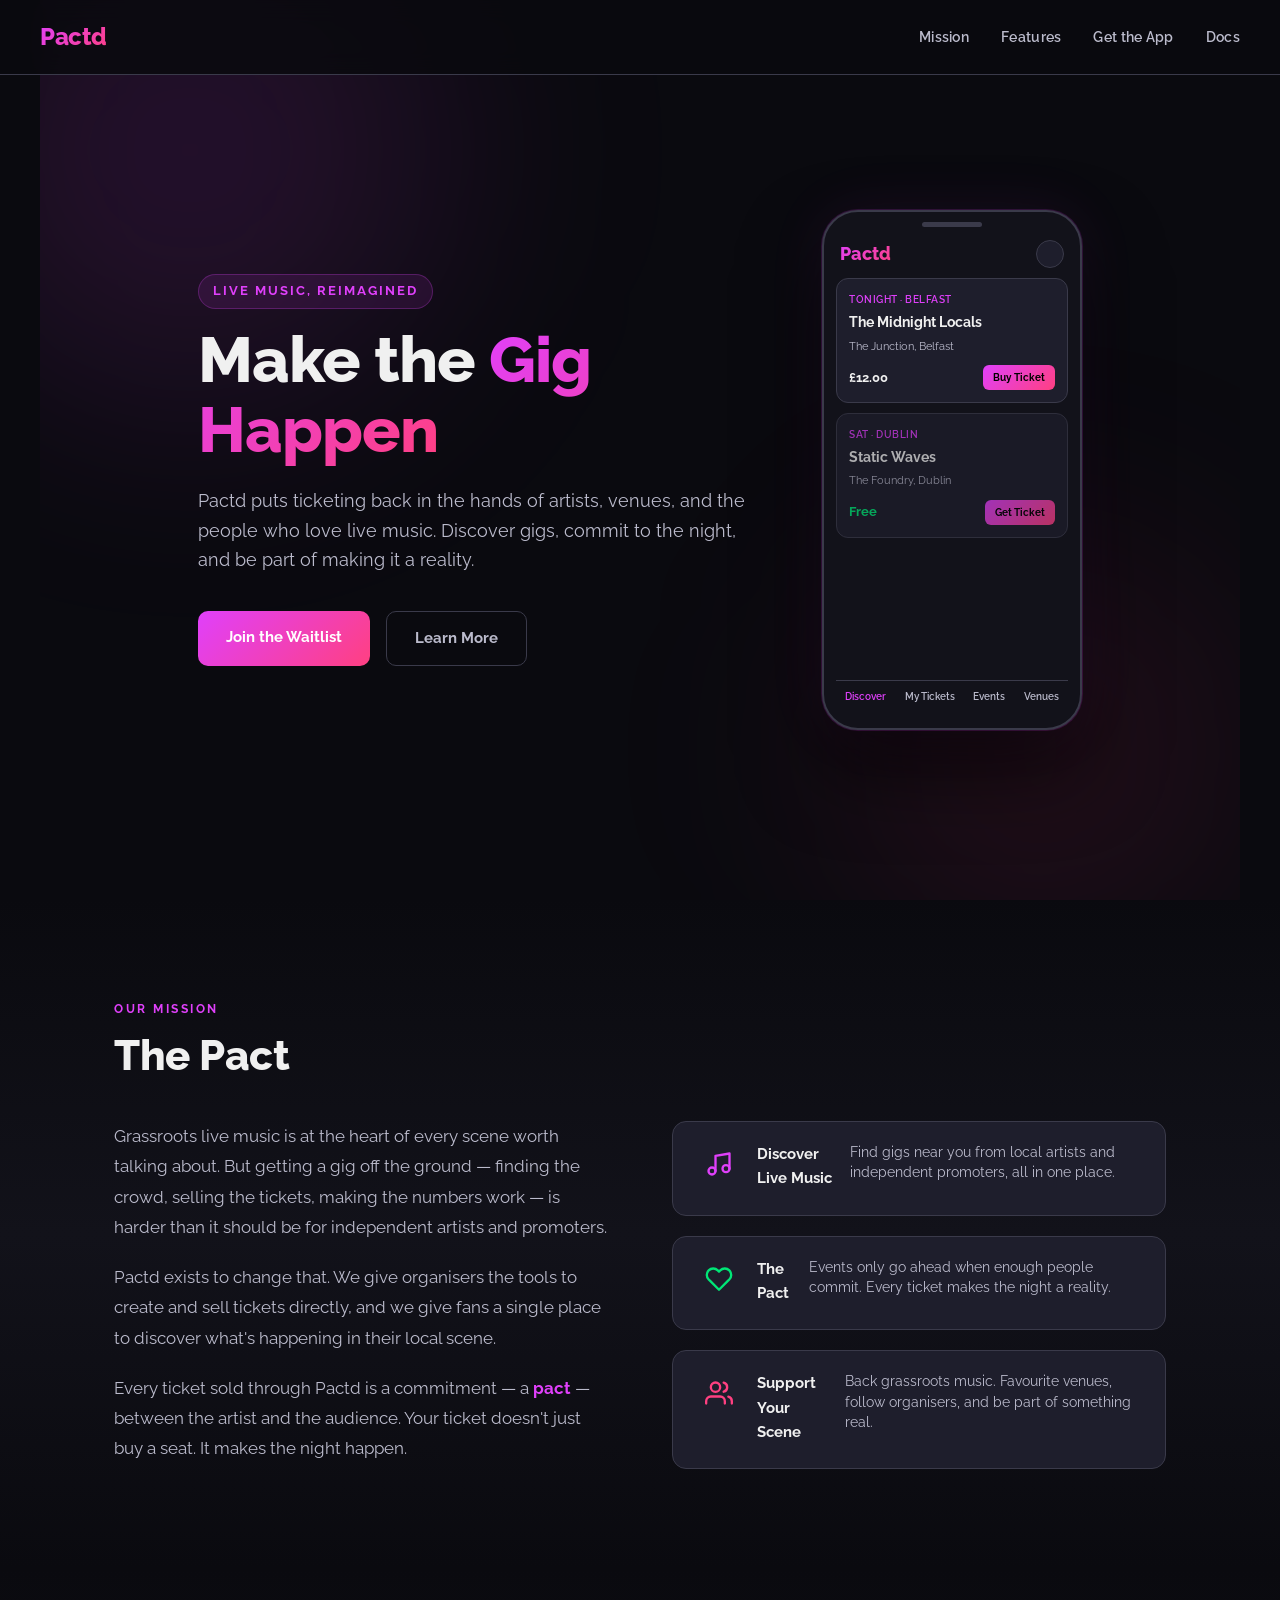
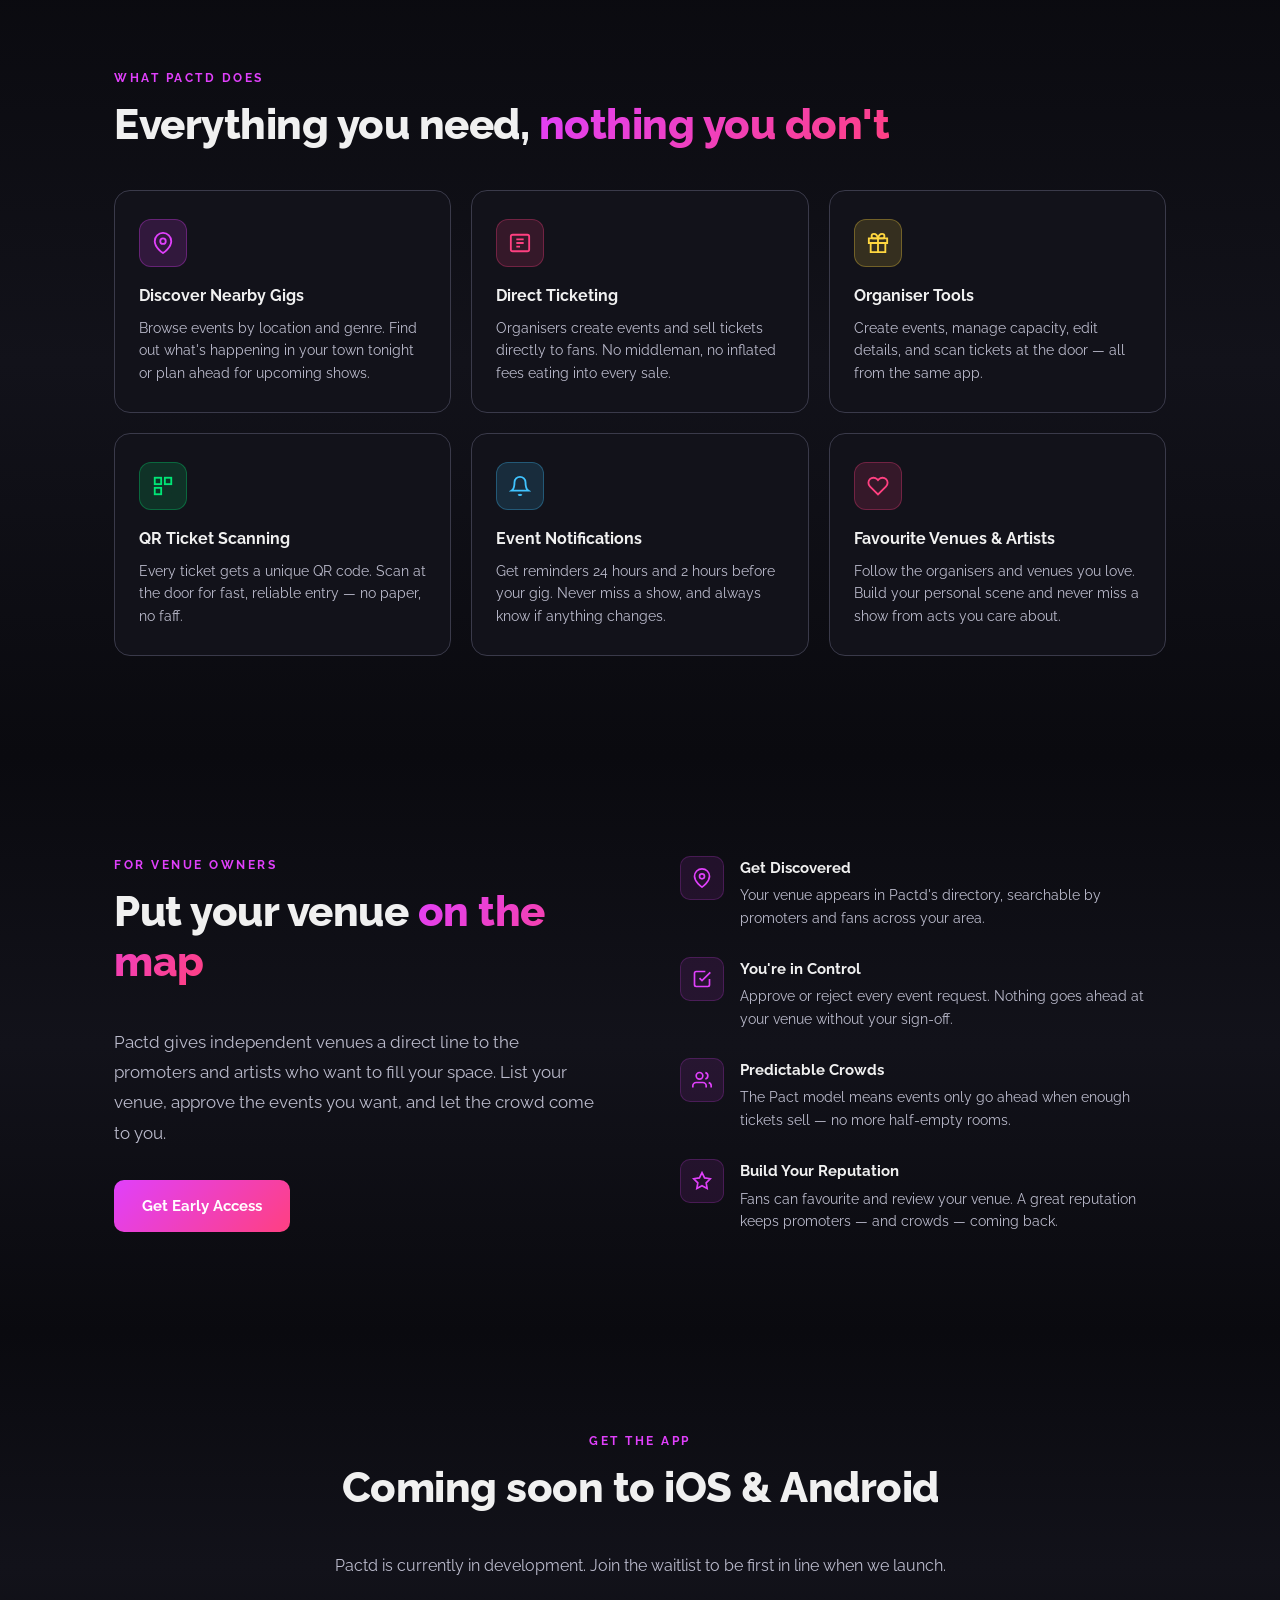
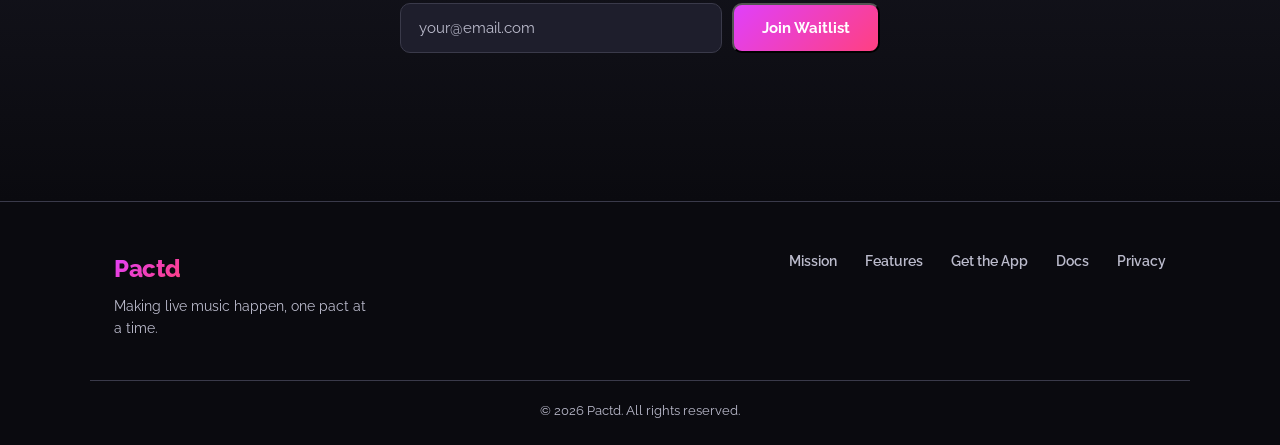
<file: index.html>
<!DOCTYPE html>
<html lang="en">
<head>
  <meta charset="UTF-8" />
  <meta name="viewport" content="width=device-width, initial-scale=1.0" />
  <title>Pactd — Make the Gig Happen</title>
  <meta name="description" content="Pactd connects fans with local artists and independent promoters. Discover grassroots gigs, commit to the night, and make live music happen." />
  <meta property="og:title" content="Pactd — Make the Gig Happen" />
  <meta property="og:description" content="Pactd connects fans with local artists and independent promoters. Discover grassroots gigs, commit to the night, and make live music happen." />
  <meta property="og:type" content="website" />
  <meta property="og:url" content="https://pactd.app" />
  <meta name="twitter:card" content="summary_large_image" />
  <meta name="twitter:title" content="Pactd — Make the Gig Happen" />
  <meta name="twitter:description" content="Pactd connects fans with local artists and independent promoters. Discover grassroots gigs, commit to the night, and make live music happen." />
  <link rel="preconnect" href="https://fonts.googleapis.com" />
  <link rel="preconnect" href="https://fonts.gstatic.com" crossorigin />
  <link href="https://fonts.googleapis.com/css2?family=Raleway:wght@400;500;600;700;800&display=swap" rel="stylesheet" />
  <link rel="icon" type="image/svg+xml" href="favicon.svg" />
  <link rel="stylesheet" href="style.css" />
</head>
<body>

  <!-- NAV -->
  <nav class="nav">
    <a href="#" class="nav-logo">Pactd</a>
    <ul class="nav-links" id="nav-links">
      <li><a href="#mission">Mission</a></li>
      <li><a href="#features">Features</a></li>
      <li><a href="#get-the-app">Get the App</a></li>
      <li><a href="/docs">Docs</a></li>
    </ul>
    <button class="nav-hamburger" aria-label="Open menu" onclick="toggleMobileNav()">
      <span></span><span></span><span></span>
    </button>
  </nav>

  <!-- MOBILE NAV -->
  <div class="mobile-nav" id="mobile-nav">
    <a href="#mission" onclick="closeMobileNav()">Mission</a>
    <a href="#features" onclick="closeMobileNav()">Features</a>
    <a href="#get-the-app" onclick="closeMobileNav()">Get the App</a>
    <a href="/docs" onclick="closeMobileNav()">Docs</a>
  </div>
  <div class="mobile-nav-overlay" id="mobile-nav-overlay" onclick="closeMobileNav()"></div>

  <script>
    // Loops waitlist form
    function submitHandler(event) {
      event.preventDefault();
      var container = event.target.parentNode;
      var form = container.querySelector(".newsletter-form");
      var formInput = container.querySelector(".newsletter-form-input");
      var success = container.querySelector(".newsletter-success");
      var errorContainer = container.querySelector(".newsletter-error");
      var errorMessage = container.querySelector(".newsletter-error-message");
      var backButton = container.querySelector(".newsletter-back-button");
      var submitButton = container.querySelector(".newsletter-form-button");
      var loadingButton = container.querySelector(".newsletter-loading-button");

      const rateLimit = () => {
        errorContainer.style.display = "flex";
        errorMessage.innerText = "Too many signups, please try again in a little while";
        submitButton.style.display = "none";
        formInput.style.display = "none";
        backButton.style.display = "block";
      };

      var time = new Date();
      var timestamp = time.valueOf();
      var previousTimestamp = localStorage.getItem("loops-form-timestamp");
      if (previousTimestamp && Number(previousTimestamp) + 60000 > timestamp) {
        rateLimit();
        return;
      }
      localStorage.setItem("loops-form-timestamp", timestamp);

      submitButton.style.display = "none";
      loadingButton.style.display = "flex";

      var formBody = "userGroup=pactd&mailingLists=&email=" + encodeURIComponent(formInput.value);

      fetch(event.target.action, {
        method: "POST",
        body: formBody,
        headers: { "Content-Type": "application/x-www-form-urlencoded" },
      })
        .then((res) => [res.ok, res.json(), res])
        .then(([ok, dataPromise, res]) => {
          if (ok) {
            success.style.display = "flex";
            form.reset();
          } else {
            dataPromise.then(data => {
              errorContainer.style.display = "flex";
              errorMessage.innerText = data.message ? data.message : res.statusText;
            });
          }
        })
        .catch(error => {
          if (error.message === "Failed to fetch") { rateLimit(); return; }
          errorContainer.style.display = "flex";
          if (error.message) errorMessage.innerText = error.message;
          localStorage.setItem("loops-form-timestamp", '');
        })
        .finally(() => {
          formInput.style.display = "none";
          loadingButton.style.display = "none";
          backButton.style.display = "block";
        });
    }

    function resetFormHandler(event) {
      var container = event.target.parentNode;
      var formInput = container.querySelector(".newsletter-form-input");
      var success = container.querySelector(".newsletter-success");
      var errorContainer = container.querySelector(".newsletter-error");
      var errorMessage = container.querySelector(".newsletter-error-message");
      var backButton = container.querySelector(".newsletter-back-button");
      var submitButton = container.querySelector(".newsletter-form-button");

      success.style.display = "none";
      errorContainer.style.display = "none";
      errorMessage.innerText = "Oops! Something went wrong, please try again";
      backButton.style.display = "none";
      formInput.style.display = "flex";
      submitButton.style.display = "flex";
    }

    document.addEventListener('DOMContentLoaded', function() {
      var formContainers = document.getElementsByClassName("newsletter-form-container");
      for (var i = 0; i < formContainers.length; i++) {
        var formContainer = formContainers[i];
        if (formContainer.classList.contains('newsletter-handlers-added')) continue;
        formContainer.querySelector(".newsletter-form").addEventListener("submit", submitHandler);
        formContainer.querySelector(".newsletter-back-button").addEventListener("click", resetFormHandler);
        formContainer.classList.add("newsletter-handlers-added");
      }
    });

    function toggleMobileNav() {
      document.getElementById('mobile-nav').classList.toggle('open');
      document.getElementById('mobile-nav-overlay').classList.toggle('open');
      document.querySelector('.nav-hamburger').classList.toggle('open');
    }
    function closeMobileNav() {
      document.getElementById('mobile-nav').classList.remove('open');
      document.getElementById('mobile-nav-overlay').classList.remove('open');
      document.querySelector('.nav-hamburger').classList.remove('open');
    }
  </script>

  <!-- HERO -->
  <section class="hero">
    <div class="hero-glow glow-1"></div>
    <div class="hero-glow glow-2"></div>
    <div class="hero-content">
      <span class="hero-eyebrow">Live music, reimagined</span>
      <h1 class="hero-title">Make the <span class="gradient-text">Gig Happen</span></h1>
      <p class="hero-subtitle">
        Pactd puts ticketing back in the hands of artists, venues, and the people who love live music.
        Discover gigs, commit to the night, and be part of making it a reality.
      </p>
      <div class="hero-ctas">
        <a href="#get-the-app" class="btn btn-primary">Join the Waitlist</a>
        <a href="#mission" class="btn btn-ghost">Learn More</a>
      </div>
    </div>
    <div class="hero-visual">
      <div class="phone-mockup">
        <div class="phone-screen">
          <div class="mock-header">
            <span class="mock-logo">Pactd</span>
            <div class="mock-avatar"></div>
          </div>
          <div class="mock-event-card">
            <div class="mock-tag">Tonight · Belfast</div>
            <div class="mock-band">The Midnight Locals</div>
            <div class="mock-venue">The Junction, Belfast</div>
            <div class="mock-footer-row">
              <span class="mock-price">£12.00</span>
              <div class="mock-ticket-btn">Buy Ticket</div>
            </div>
          </div>
          <div class="mock-event-card mock-card-2">
            <div class="mock-tag">Sat · Dublin</div>
            <div class="mock-band">Static Waves</div>
            <div class="mock-venue">The Foundry, Dublin</div>
            <div class="mock-footer-row">
              <span class="mock-price free">Free</span>
              <div class="mock-ticket-btn">Get Ticket</div>
            </div>
          </div>
          <div class="mock-tabs">
            <div class="mock-tab active">Discover</div>
            <div class="mock-tab">My Tickets</div>
            <div class="mock-tab">Events</div>
            <div class="mock-tab">Venues</div>
          </div>
        </div>
      </div>
    </div>
  </section>

  <!-- MISSION -->
  <section class="mission" id="mission">
    <div class="container">
      <div class="section-label">Our Mission</div>
      <h2 class="section-title">The Pact</h2>
      <div class="mission-grid">
        <div class="mission-statement">
          <p>
            Grassroots live music is at the heart of every scene worth talking about. But getting a gig off the ground
            — finding the crowd, selling the tickets, making the numbers work — is harder than it should be for
            independent artists and promoters.
          </p>
          <p>
            Pactd exists to change that. We give organisers the tools to create and sell tickets directly, and we give
            fans a single place to discover what's happening in their local scene.
          </p>
          <p>
            Every ticket sold through Pactd is a commitment — a <strong>pact</strong> — between the artist and the
            audience. Your ticket doesn't just buy a seat. It makes the night happen.
          </p>
        </div>
        <div class="mission-values">
          <div class="value-card">
            <span class="value-icon" style="color:#E040FB">
              <svg viewBox="0 0 24 24" fill="none" stroke="currentColor" stroke-width="2" stroke-linecap="round" stroke-linejoin="round"><path d="M9 18V5l12-2v13"/><circle cx="6" cy="18" r="3"/><circle cx="18" cy="16" r="3"/></svg>
            </span>
            <h3>Discover Live Music</h3>
            <p>Find gigs near you from local artists and independent promoters, all in one place.</p>
          </div>
          <div class="value-card">
            <span class="value-icon" style="color:#00E676">
              <svg viewBox="0 0 24 24" fill="none" stroke="currentColor" stroke-width="2" stroke-linecap="round" stroke-linejoin="round"><path d="M20.84 4.61a5.5 5.5 0 0 0-7.78 0L12 5.67l-1.06-1.06a5.5 5.5 0 0 0-7.78 7.78l1.06 1.06L12 21.23l7.78-7.78 1.06-1.06a5.5 5.5 0 0 0 0-7.78z"/></svg>
            </span>
            <h3>The Pact</h3>
            <p>Events only go ahead when enough people commit. Every ticket makes the night a reality.</p>
          </div>
          <div class="value-card">
            <span class="value-icon" style="color:#FF4081">
              <svg viewBox="0 0 24 24" fill="none" stroke="currentColor" stroke-width="2" stroke-linecap="round" stroke-linejoin="round"><path d="M17 21v-2a4 4 0 0 0-4-4H5a4 4 0 0 0-4 4v2"/><circle cx="9" cy="7" r="4"/><path d="M23 21v-2a4 4 0 0 0-3-3.87"/><path d="M16 3.13a4 4 0 0 1 0 7.75"/></svg>
            </span>
            <h3>Support Your Scene</h3>
            <p>Back grassroots music. Favourite venues, follow organisers, and be part of something real.</p>
          </div>
        </div>
      </div>
    </div>
  </section>

  <!-- FEATURES -->
  <section class="features" id="features">
    <div class="container">
      <div class="section-label">What Pactd Does</div>
      <h2 class="section-title">Everything you need, <span class="gradient-text">nothing you don't</span></h2>
      <div class="features-grid">

        <div class="feature-card">
          <div class="feature-icon" style="--accent:#E040FB">
            <svg viewBox="0 0 24 24" fill="none" stroke="currentColor" stroke-width="2">
              <path d="M21 10c0 7-9 13-9 13s-9-6-9-13a9 9 0 0 1 18 0z"/>
              <circle cx="12" cy="10" r="3"/>
            </svg>
          </div>
          <h3>Discover Nearby Gigs</h3>
          <p>Browse events by location and genre. Find out what's happening in your town tonight or plan ahead for upcoming shows.</p>
        </div>

        <div class="feature-card">
          <div class="feature-icon" style="--accent:#FF4081">
            <svg viewBox="0 0 24 24" fill="none" stroke="currentColor" stroke-width="2">
              <rect x="2" y="3" width="20" height="18" rx="2"/><path d="M8 12h8M8 8h8M8 16h4"/>
            </svg>
          </div>
          <h3>Direct Ticketing</h3>
          <p>Organisers create events and sell tickets directly to fans. No middleman, no inflated fees eating into every sale.</p>
        </div>

        <div class="feature-card">
          <div class="feature-icon" style="--accent:#FFD740">
            <svg viewBox="0 0 24 24" fill="none" stroke="currentColor" stroke-width="2">
              <path d="M20 12V22H4V12"/><path d="M22 7H2v5h20V7z"/><path d="M12 22V7"/><path d="M12 7H7.5a2.5 2.5 0 0 1 0-5C11 2 12 7 12 7z"/><path d="M12 7h4.5a2.5 2.5 0 0 0 0-5C13 2 12 7 12 7z"/>
            </svg>
          </div>
          <h3>Organiser Tools</h3>
          <p>Create events, manage capacity, edit details, and scan tickets at the door — all from the same app.</p>
        </div>

        <div class="feature-card">
          <div class="feature-icon" style="--accent:#00E676">
            <svg viewBox="0 0 24 24" fill="none" stroke="currentColor" stroke-width="2">
              <rect x="3" y="3" width="7" height="7"/><rect x="14" y="3" width="7" height="7"/><rect x="3" y="14" width="7" height="7"/>
              <path d="M14 14h.01M18 14h.01M14 18h.01M18 18h.01M14 21h.01M21 14h.01M21 18h.01M21 21h.01"/>
            </svg>
          </div>
          <h3>QR Ticket Scanning</h3>
          <p>Every ticket gets a unique QR code. Scan at the door for fast, reliable entry — no paper, no faff.</p>
        </div>

        <div class="feature-card">
          <div class="feature-icon" style="--accent:#40C4FF">
            <svg viewBox="0 0 24 24" fill="none" stroke="currentColor" stroke-width="2">
              <path d="M18 8A6 6 0 0 0 6 8c0 7-3 9-3 9h18s-3-2-3-9"/><path d="M13.73 21a2 2 0 0 1-3.46 0"/>
            </svg>
          </div>
          <h3>Event Notifications</h3>
          <p>Get reminders 24 hours and 2 hours before your gig. Never miss a show, and always know if anything changes.</p>
        </div>

        <div class="feature-card">
          <div class="feature-icon" style="--accent:#FF4081">
            <svg viewBox="0 0 24 24" fill="none" stroke="currentColor" stroke-width="2">
              <path d="M20.84 4.61a5.5 5.5 0 0 0-7.78 0L12 5.67l-1.06-1.06a5.5 5.5 0 0 0-7.78 7.78l1.06 1.06L12 21.23l7.78-7.78 1.06-1.06a5.5 5.5 0 0 0 0-7.78z"/>
            </svg>
          </div>
          <h3>Favourite Venues &amp; Artists</h3>
          <p>Follow the organisers and venues you love. Build your personal scene and never miss a show from acts you care about.</p>
        </div>

      </div>
    </div>
  </section>

  <!-- VENUES / ORGANISERS -->
  <section class="venues-pitch" id="for-venues">
    <div class="container">
      <div class="venues-grid">
        <div class="venues-copy">
          <div class="section-label">For Venue Owners</div>
          <h2 class="section-title">Put your venue <span class="gradient-text">on the map</span></h2>
          <p class="venues-sub">
            Pactd gives independent venues a direct line to the promoters and artists who want to fill your space.
            List your venue, approve the events you want, and let the crowd come to you.
          </p>
          <a href="#get-the-app" class="btn btn-primary">Get Early Access</a>
        </div>
        <div class="venues-benefits">
          <div class="venues-benefit">
            <div class="venues-benefit-icon">
              <svg viewBox="0 0 24 24" fill="none" stroke="currentColor" stroke-width="2">
                <path d="M21 10c0 7-9 13-9 13s-9-6-9-13a9 9 0 0 1 18 0z"/><circle cx="12" cy="10" r="3"/>
              </svg>
            </div>
            <div>
              <h3>Get Discovered</h3>
              <p>Your venue appears in Pactd's directory, searchable by promoters and fans across your area.</p>
            </div>
          </div>
          <div class="venues-benefit">
            <div class="venues-benefit-icon">
              <svg viewBox="0 0 24 24" fill="none" stroke="currentColor" stroke-width="2">
                <polyline points="9 11 12 14 22 4"/><path d="M21 12v7a2 2 0 0 1-2 2H5a2 2 0 0 1-2-2V5a2 2 0 0 1 2-2h11"/>
              </svg>
            </div>
            <div>
              <h3>You're in Control</h3>
              <p>Approve or reject every event request. Nothing goes ahead at your venue without your sign-off.</p>
            </div>
          </div>
          <div class="venues-benefit">
            <div class="venues-benefit-icon">
              <svg viewBox="0 0 24 24" fill="none" stroke="currentColor" stroke-width="2">
                <path d="M17 21v-2a4 4 0 0 0-4-4H5a4 4 0 0 0-4 4v2"/><circle cx="9" cy="7" r="4"/><path d="M23 21v-2a4 4 0 0 0-3-3.87"/><path d="M16 3.13a4 4 0 0 1 0 7.75"/>
              </svg>
            </div>
            <div>
              <h3>Predictable Crowds</h3>
              <p>The Pact model means events only go ahead when enough tickets sell — no more half-empty rooms.</p>
            </div>
          </div>
          <div class="venues-benefit">
            <div class="venues-benefit-icon">
              <svg viewBox="0 0 24 24" fill="none" stroke="currentColor" stroke-width="2">
                <polygon points="12 2 15.09 8.26 22 9.27 17 14.14 18.18 21.02 12 17.77 5.82 21.02 7 14.14 2 9.27 8.91 8.26 12 2"/>
              </svg>
            </div>
            <div>
              <h3>Build Your Reputation</h3>
              <p>Fans can favourite and review your venue. A great reputation keeps promoters — and crowds — coming back.</p>
            </div>
          </div>
        </div>
      </div>
    </div>
  </section>

  <!-- APP STORE -->
  <section class="app-store" id="get-the-app">
    <div class="container">
      <div class="section-label">Get the App</div>
      <h2 class="section-title">Coming soon to iOS &amp; Android</h2>
      <p class="app-store-sub">Pactd is currently in development. Join the waitlist to be first in line when we launch.</p>

      <div class="newsletter-form-container">
        <form class="newsletter-form waitlist-form" action="https://app.loops.so/api/newsletter-form/cmp4nzyq004pb0j023zyu5n3e" method="POST">
          <div class="waitlist-row">
            <input class="newsletter-form-input waitlist-input" placeholder="your@email.com" required type="email" name="newsletter-form-input" autocomplete="email" />
            <button type="submit" class="newsletter-form-button btn btn-primary waitlist-btn">Join Waitlist</button>
            <button type="button" class="newsletter-loading-button btn btn-primary waitlist-btn" style="display:none;">Please wait…</button>
          </div>
        </form>
        <div class="newsletter-success waitlist-feedback" style="display:none;">
          <p class="newsletter-success-message">You're on the list! We'll be in touch when we launch.</p>
        </div>
        <div class="newsletter-error waitlist-feedback" style="display:none;">
          <p class="newsletter-error-message">Oops! Something went wrong, please try again.</p>
        </div>
        <button class="newsletter-back-button waitlist-back" type="button" style="display:none;">&larr; Back</button>
      </div>
    </div>
  </section>

  <!-- FOOTER -->
  <footer class="footer">
    <div class="container footer-inner">
      <div class="footer-brand">
        <span class="nav-logo">Pactd</span>
        <p>Making live music happen, one pact at a time.</p>
      </div>
      <div class="footer-links">
        <a href="#mission">Mission</a>
        <a href="#features">Features</a>
        <a href="#get-the-app">Get the App</a>
        <a href="/docs">Docs</a>
        <a href="/privacy">Privacy</a>
      </div>
    </div>
    <div class="container footer-bottom">
      <p>&copy; 2026 Pactd. All rights reserved.</p>
    </div>
  </footer>


</body>
</html>
</file>
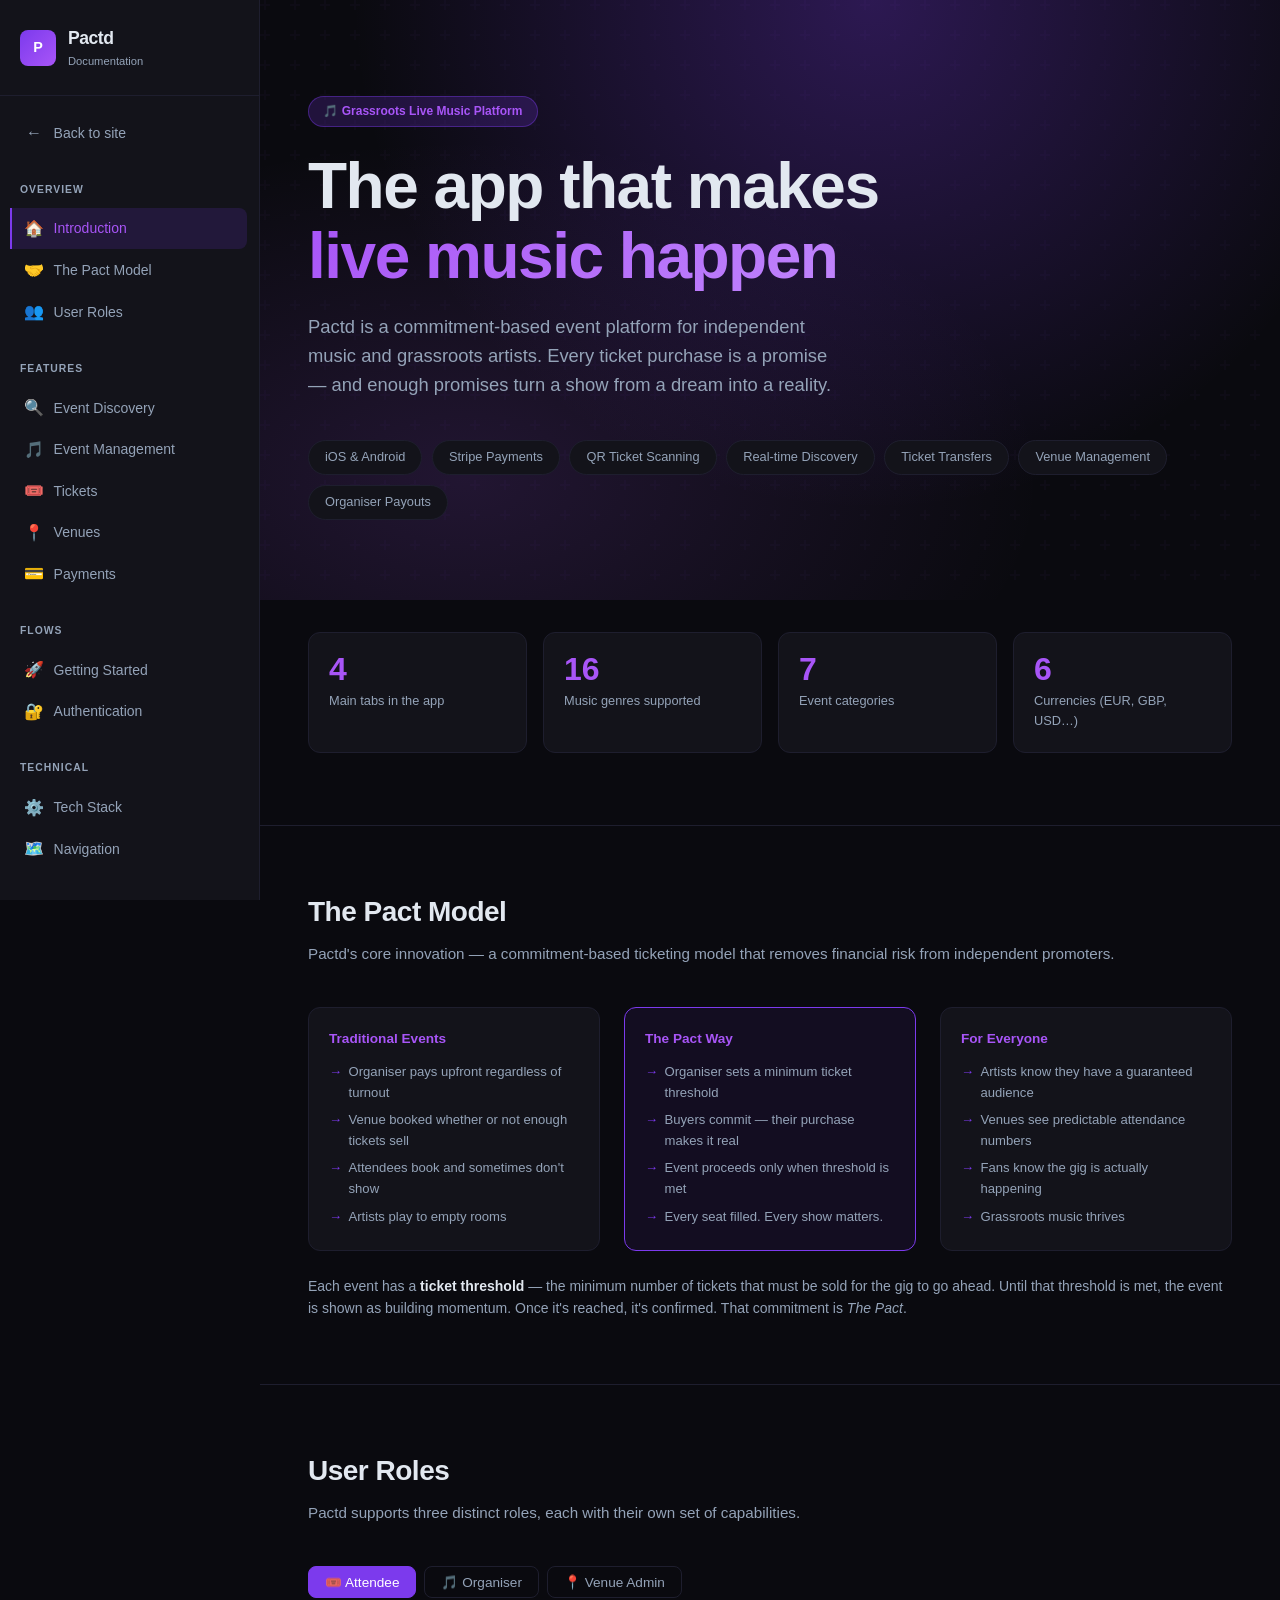
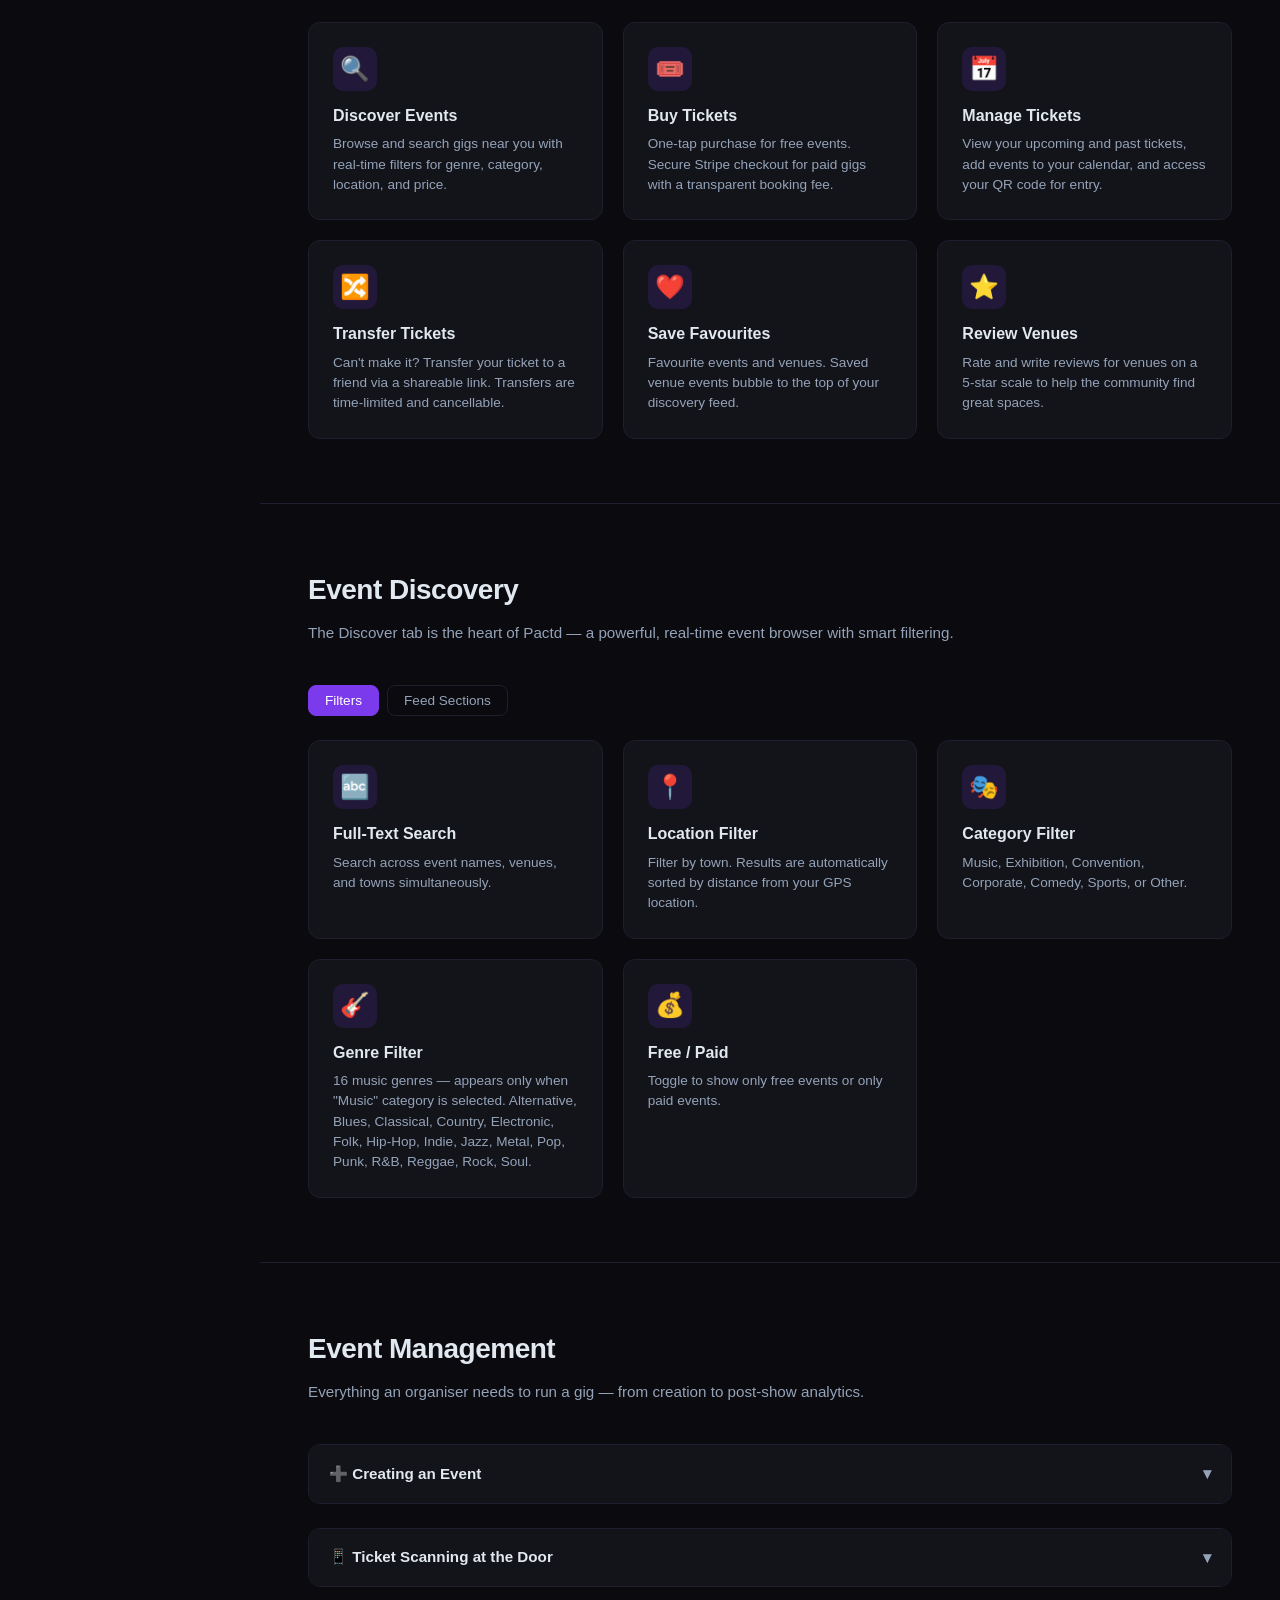
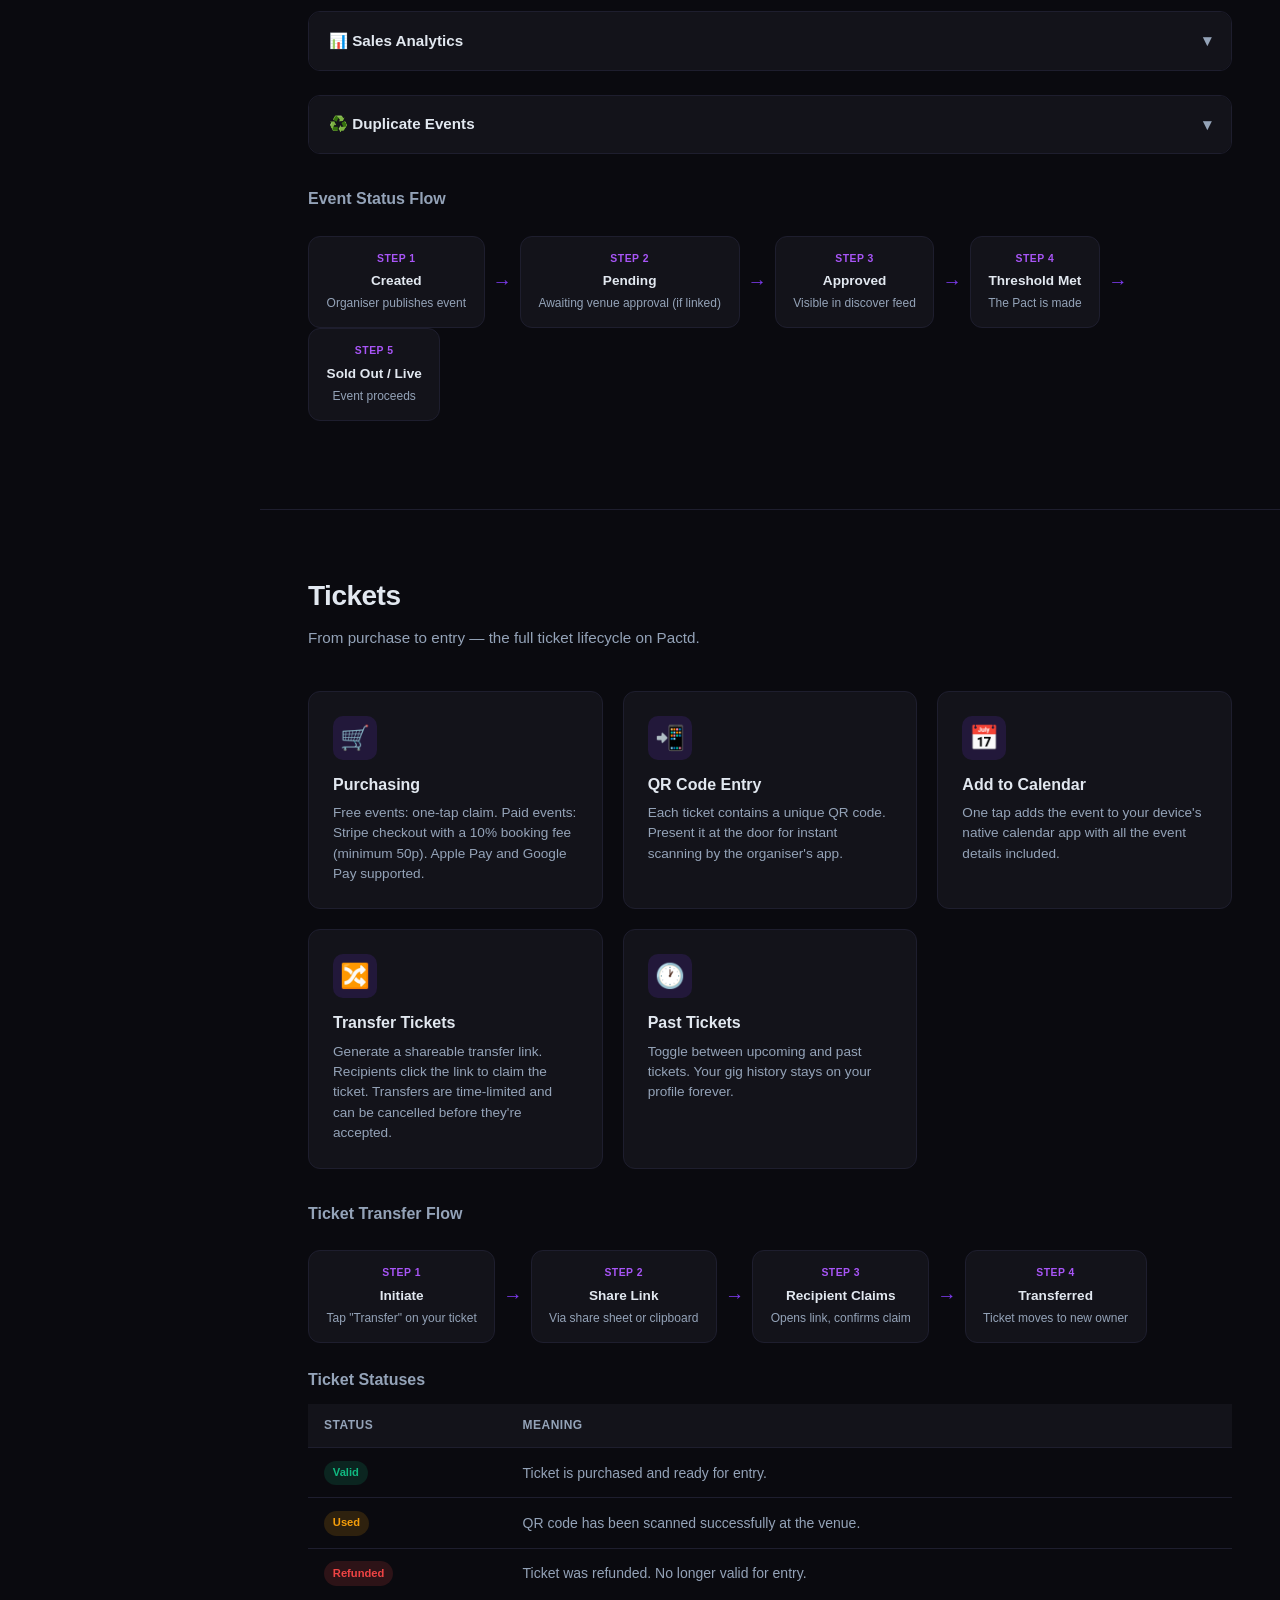
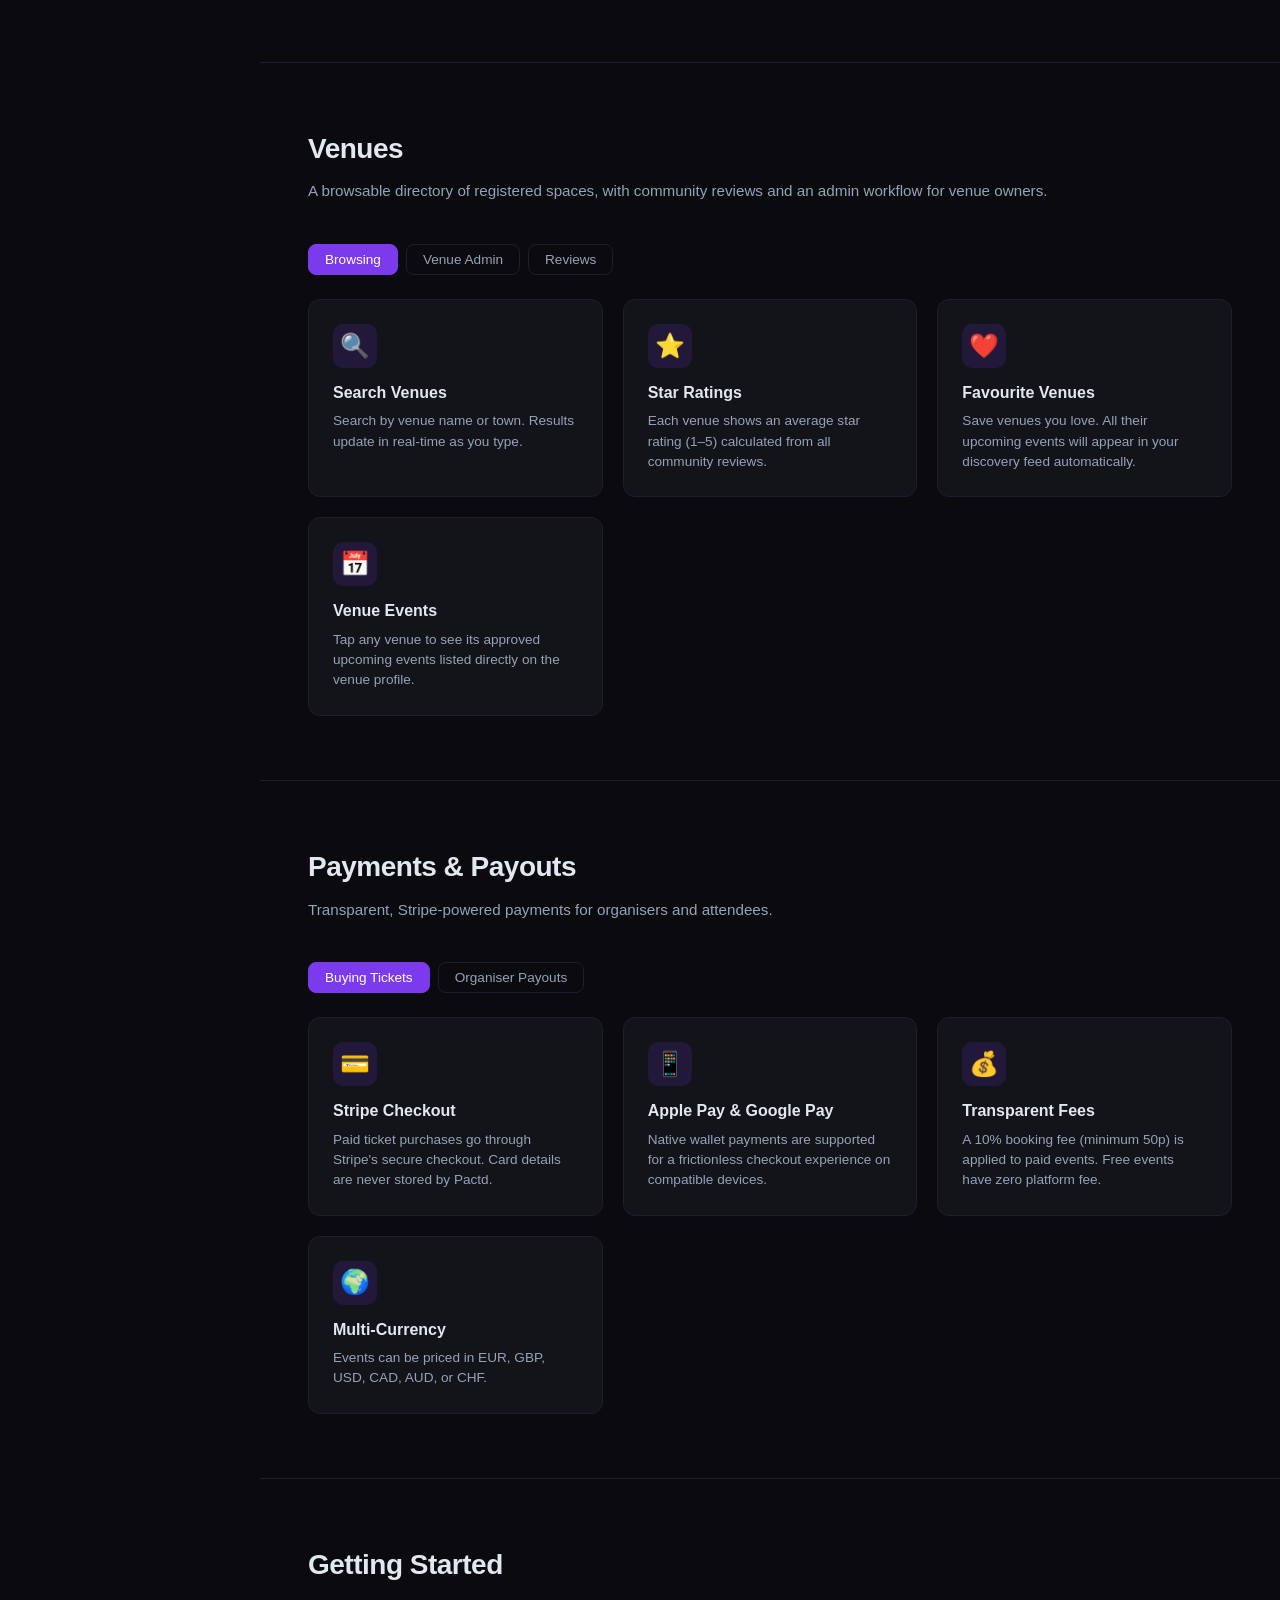
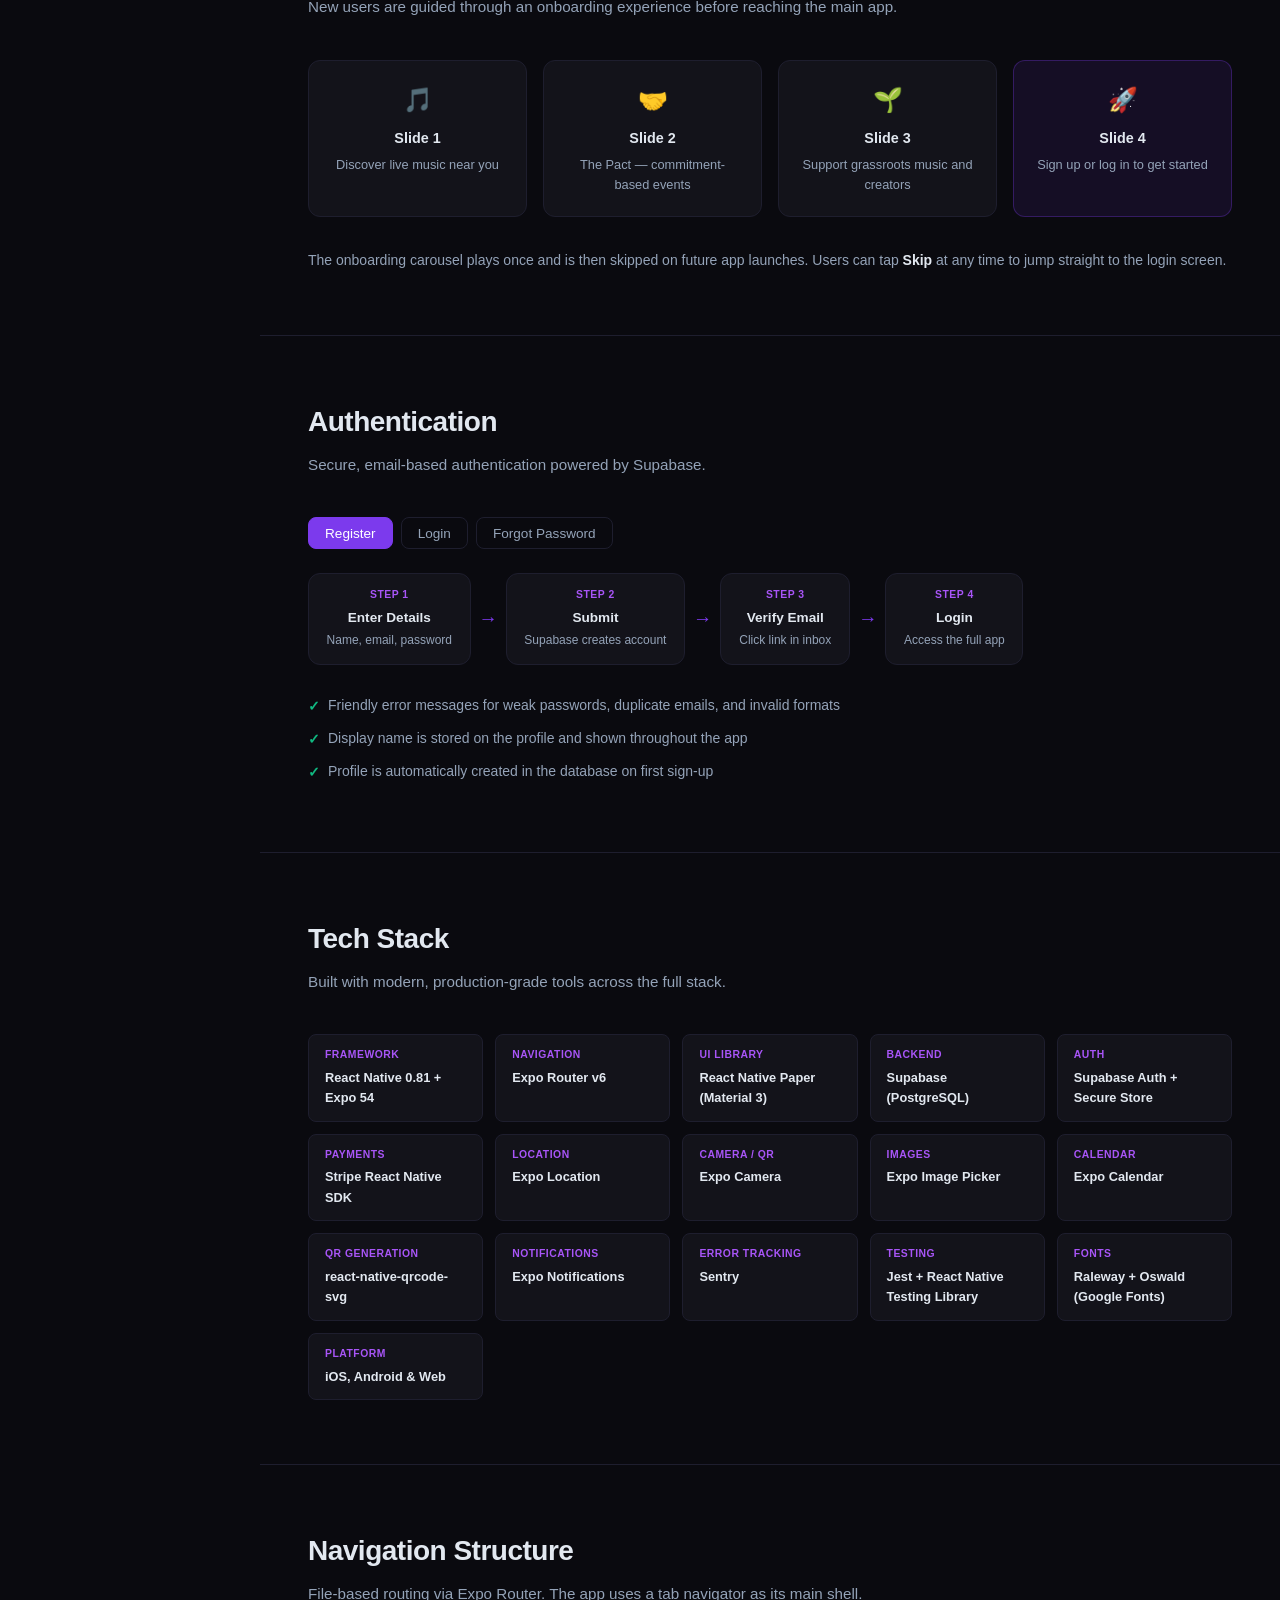
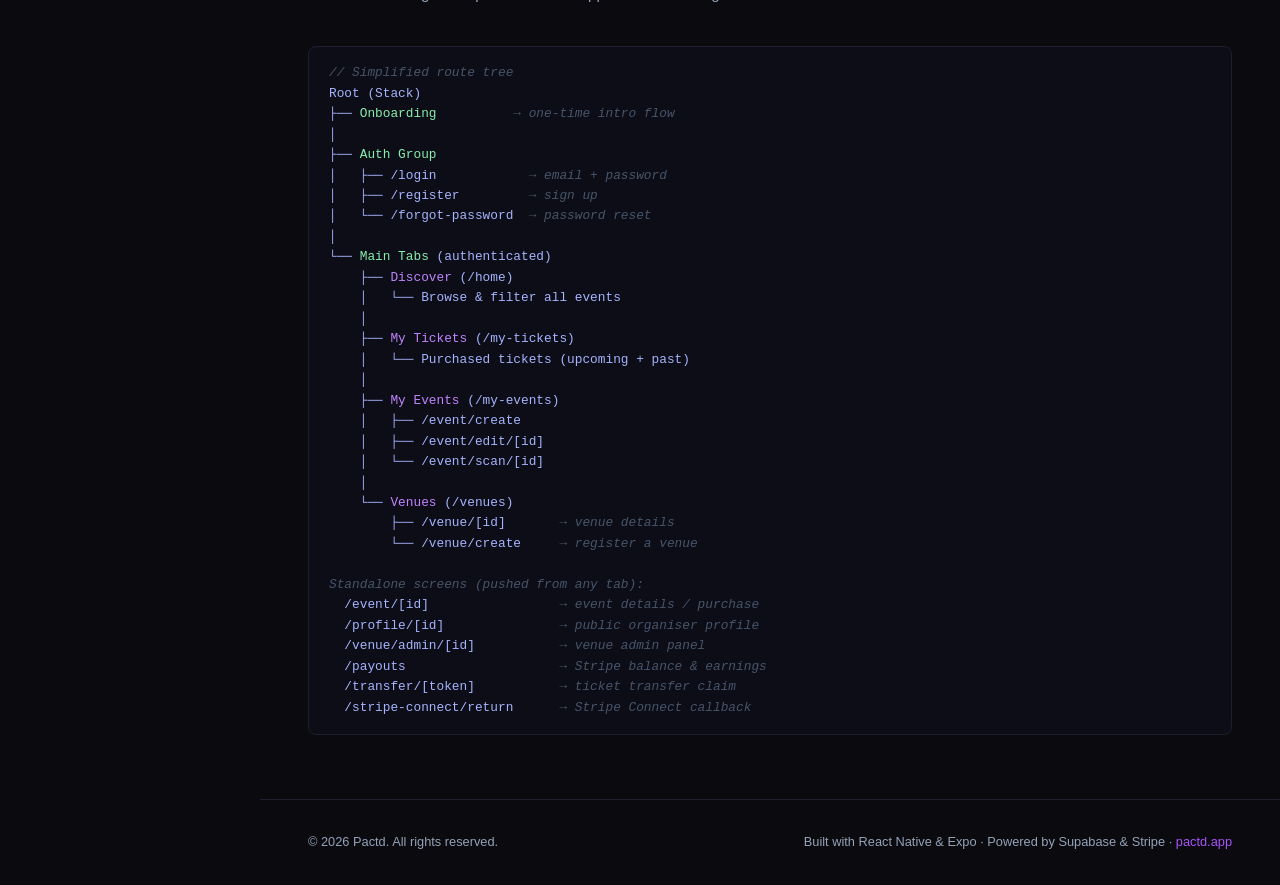
<file: docs/index.html>
<!DOCTYPE html>
<html lang="en">
<head>
  <meta charset="UTF-8" />
  <meta name="viewport" content="width=device-width, initial-scale=1.0" />
  <title>Documentation — Pactd</title>
  <meta name="description" content="Pactd is the commitment-based live music platform where ticket purchases make events happen. Discover, create, and attend live gigs powered by The Pact." />

  <style>
    :root {
      --bg:        #0A0A0F;
      --surface:   #13131A;
      --border:    #1E1E2E;
      --accent:    #7C3AED;
      --accent2:   #A855F7;
      --text:      #E2E8F0;
      --muted:     #94A3B8;
      --success:   #10B981;
      --warning:   #F59E0B;
      --danger:    #EF4444;
      --radius:    12px;
      --sidebar-w: 260px;
    }

    *, *::before, *::after { box-sizing: border-box; margin: 0; padding: 0; }

    html { scroll-behavior: smooth; }

    body {
      font-family: -apple-system, BlinkMacSystemFont, 'Segoe UI', Roboto, sans-serif;
      background: var(--bg);
      color: var(--text);
      line-height: 1.6;
    }

    /* ── Sidebar ── */
    .sidebar {
      position: fixed;
      top: 0; left: 0; bottom: 0;
      width: var(--sidebar-w);
      background: var(--surface);
      border-right: 1px solid var(--border);
      overflow-y: auto;
      z-index: 100;
      display: flex;
      flex-direction: column;
      padding: 0 0 2rem;
    }

    .sidebar-logo {
      padding: 1.5rem 1.25rem;
      border-bottom: 1px solid var(--border);
      display: flex;
      align-items: center;
      gap: .75rem;
    }

    .logo-mark {
      width: 36px; height: 36px;
      background: linear-gradient(135deg, var(--accent), var(--accent2));
      border-radius: 8px;
      display: flex; align-items: center; justify-content: center;
      font-weight: 800; font-size: .9rem; color: #fff;
      flex-shrink: 0;
    }

    .logo-text { font-weight: 700; font-size: 1.1rem; letter-spacing: -.5px; }
    .logo-sub  { font-size: .7rem; color: var(--muted); margin-top: 1px; }

    .sidebar nav { padding: 1rem .75rem; flex: 1; }

    .nav-section { margin-bottom: 1.5rem; }
    .nav-label {
      font-size: .65rem; font-weight: 700; letter-spacing: 1px;
      text-transform: uppercase; color: var(--muted);
      padding: .25rem .5rem; margin-bottom: .35rem;
    }

    .nav-link {
      display: flex; align-items: center; gap: .6rem;
      padding: .5rem .75rem;
      border-radius: 8px;
      color: var(--muted);
      text-decoration: none;
      font-size: .875rem;
      transition: all .15s;
      cursor: pointer;
    }
    .nav-link:hover, .nav-link.active {
      background: rgba(124,58,237,.15);
      color: var(--accent2);
    }
    .nav-link .icon { font-size: 1rem; width: 1.25rem; text-align: center; }

    /* ── Main content ── */
    .main {
      margin-left: var(--sidebar-w);
      min-height: 100vh;
    }

    /* ── Hero ── */
    .hero {
      background: radial-gradient(ellipse at 60% 0%, rgba(124,58,237,.3) 0%, transparent 60%),
                  radial-gradient(ellipse at 20% 80%, rgba(168,85,247,.15) 0%, transparent 50%),
                  var(--bg);
      padding: 6rem 3rem 5rem;
      position: relative;
      overflow: hidden;
    }

    .hero::after {
      content: '';
      position: absolute;
      inset: 0;
      background: url("data:image/svg+xml,%3Csvg width='60' height='60' viewBox='0 0 60 60' xmlns='http://www.w3.org/2000/svg'%3E%3Cg fill='none' fill-rule='evenodd'%3E%3Cg fill='%237C3AED' fill-opacity='0.03'%3E%3Cpath d='M36 34v-4h-2v4h-4v2h4v4h2v-4h4v-2h-4zm0-30V0h-2v4h-4v2h4v4h2V6h4V4h-4zM6 34v-4H4v4H0v2h4v4h2v-4h4v-2H6zM6 4V0H4v4H0v2h4v4h2V6h4V4H6z'/%3E%3C/g%3E%3C/g%3E%3C/svg%3E");
      pointer-events: none;
    }

    .hero-badge {
      display: inline-flex; align-items: center; gap: .5rem;
      background: rgba(124,58,237,.2);
      border: 1px solid rgba(124,58,237,.4);
      border-radius: 999px;
      padding: .3rem .9rem;
      font-size: .75rem; font-weight: 600; color: var(--accent2);
      margin-bottom: 1.5rem;
      position: relative; z-index: 1;
    }

    .hero h1 {
      font-size: clamp(2.5rem, 5vw, 4rem);
      font-weight: 800;
      line-height: 1.1;
      letter-spacing: -1.5px;
      margin-bottom: 1.25rem;
      position: relative; z-index: 1;
    }

    .hero h1 span {
      background: linear-gradient(135deg, var(--accent2), #C084FC);
      -webkit-background-clip: text;
      -webkit-text-fill-color: transparent;
      background-clip: text;
    }

    .hero-sub {
      font-size: 1.15rem; color: var(--muted);
      max-width: 540px; margin-bottom: 2.5rem;
      position: relative; z-index: 1;
    }

    .hero-pills {
      display: flex; flex-wrap: wrap; gap: .6rem;
      position: relative; z-index: 1;
    }

    .pill {
      background: var(--surface);
      border: 1px solid var(--border);
      border-radius: 999px;
      padding: .4rem 1rem;
      font-size: .8rem; color: var(--muted);
      transition: all .2s;
    }
    .pill:hover { border-color: var(--accent); color: var(--accent2); }

    /* ── Sections ── */
    .section { padding: 4rem 3rem; border-top: 1px solid var(--border); }
    .section-title {
      font-size: 1.75rem; font-weight: 700; letter-spacing: -.5px;
      margin-bottom: .5rem;
    }
    .section-sub {
      color: var(--muted); font-size: .95rem; margin-bottom: 2.5rem;
    }

    /* ── Feature cards grid ── */
    .cards {
      display: grid;
      grid-template-columns: repeat(auto-fill, minmax(280px, 1fr));
      gap: 1.25rem;
    }

    .card {
      background: var(--surface);
      border: 1px solid var(--border);
      border-radius: var(--radius);
      padding: 1.5rem;
      transition: border-color .2s, transform .2s;
      cursor: default;
    }
    .card:hover {
      border-color: var(--accent);
      transform: translateY(-2px);
    }

    .card-icon {
      font-size: 1.5rem;
      margin-bottom: .75rem;
      width: 44px; height: 44px;
      background: rgba(124,58,237,.15);
      border-radius: 10px;
      display: flex; align-items: center; justify-content: center;
    }

    .card h3 { font-size: 1rem; font-weight: 600; margin-bottom: .35rem; }
    .card p  { font-size: .85rem; color: var(--muted); line-height: 1.5; }

    /* ── Tabs ── */
    .tabs { display: flex; gap: .5rem; margin-bottom: 1.5rem; flex-wrap: wrap; }

    .tab {
      padding: .45rem 1rem;
      border-radius: 8px;
      border: 1px solid var(--border);
      background: transparent;
      color: var(--muted);
      font-size: .85rem; font-weight: 500;
      cursor: pointer; transition: all .15s;
    }
    .tab.active { background: var(--accent); border-color: var(--accent); color: #fff; }
    .tab:hover:not(.active) { border-color: var(--accent); color: var(--accent2); }

    .tab-panel { display: none; }
    .tab-panel.active { display: block; }

    /* ── Accordion ── */
    .accordion { border: 1px solid var(--border); border-radius: var(--radius); overflow: hidden; }
    .accordion + .accordion { margin-top: .75rem; }

    .accordion-header {
      display: flex; align-items: center; justify-content: space-between;
      padding: 1rem 1.25rem;
      background: var(--surface);
      cursor: pointer; user-select: none;
      font-weight: 600; font-size: .95rem;
      transition: background .15s;
    }
    .accordion-header:hover { background: rgba(124,58,237,.08); }
    .accordion-header .acc-icon { color: var(--muted); font-size: 1rem; transition: transform .25s; }
    .accordion-header.open .acc-icon { transform: rotate(180deg); }

    .accordion-body {
      max-height: 0; overflow: hidden;
      transition: max-height .35s ease;
      background: var(--bg);
    }
    .accordion-body.open { max-height: 1200px; }
    .accordion-body-inner { padding: 1.25rem; }

    /* ── Flow diagram ── */
    .flow {
      display: flex; flex-wrap: wrap; align-items: center; gap: 0;
      margin: 1.5rem 0;
    }

    .flow-step {
      background: var(--surface);
      border: 1px solid var(--border);
      border-radius: var(--radius);
      padding: .85rem 1.1rem;
      font-size: .85rem;
      text-align: center;
      min-width: 130px;
    }
    .flow-step .step-num {
      font-size: .65rem; font-weight: 700; color: var(--accent2);
      text-transform: uppercase; letter-spacing: .5px;
      margin-bottom: .2rem;
    }
    .flow-step .step-label { font-weight: 600; }
    .flow-step .step-sub { color: var(--muted); font-size: .75rem; margin-top: .15rem; }

    .flow-arrow {
      padding: 0 .5rem;
      color: var(--accent);
      font-size: 1.2rem;
    }

    /* ── Role table ── */
    .role-table {
      width: 100%; border-collapse: collapse;
      font-size: .875rem;
    }
    .role-table th {
      text-align: left; padding: .75rem 1rem;
      background: var(--surface); font-weight: 600;
      border-bottom: 1px solid var(--border);
      color: var(--muted); font-size: .75rem;
      text-transform: uppercase; letter-spacing: .5px;
    }
    .role-table td {
      padding: .75rem 1rem;
      border-bottom: 1px solid var(--border);
    }
    .role-table tr:last-child td { border-bottom: none; }
    .role-table tr:hover td { background: rgba(124,58,237,.04); }

    .badge {
      display: inline-block;
      padding: .2rem .55rem;
      border-radius: 999px;
      font-size: .7rem; font-weight: 600;
    }
    .badge-green  { background: rgba(16,185,129,.15); color: var(--success); }
    .badge-purple { background: rgba(124,58,237,.15); color: var(--accent2); }
    .badge-amber  { background: rgba(245,158,11,.15); color: var(--warning); }
    .badge-red    { background: rgba(239,68,68,.15);  color: var(--danger); }

    /* ── Tech stack ── */
    .tech-grid {
      display: grid;
      grid-template-columns: repeat(auto-fill, minmax(160px, 1fr));
      gap: .75rem;
    }
    .tech-item {
      background: var(--surface);
      border: 1px solid var(--border);
      border-radius: 8px;
      padding: .75rem 1rem;
      font-size: .8rem;
    }
    .tech-item .tech-cat { color: var(--accent2); font-size: .65rem; font-weight: 700; text-transform: uppercase; letter-spacing: .5px; margin-bottom: .25rem; }
    .tech-item .tech-name { font-weight: 600; }

    /* ── Stat bar ── */
    .stats-row {
      display: grid;
      grid-template-columns: repeat(auto-fill, minmax(180px, 1fr));
      gap: 1rem; margin-bottom: 3rem;
    }
    .stat-card {
      background: var(--surface);
      border: 1px solid var(--border);
      border-radius: var(--radius);
      padding: 1.25rem;
    }
    .stat-card .stat-val { font-size: 2rem; font-weight: 800; color: var(--accent2); line-height: 1; }
    .stat-card .stat-label { font-size: .8rem; color: var(--muted); margin-top: .35rem; }

    /* ── Nav highlight on scroll ── */
    .nav-link { border-left: 2px solid transparent; margin-left: -2px; border-radius: 0 8px 8px 0; padding-left: .75rem; }
    .nav-link.active { border-left-color: var(--accent); }

    /* ── Codeblock ── */
    .code-block {
      background: #0D0D18;
      border: 1px solid var(--border);
      border-radius: 8px;
      padding: 1rem 1.25rem;
      font-family: 'SF Mono', 'Fira Mono', monospace;
      font-size: .8rem;
      color: #A5B4FC;
      overflow-x: auto;
      white-space: pre;
      line-height: 1.6;
    }
    .code-block .kw { color: #C084FC; }
    .code-block .str { color: #86EFAC; }
    .code-block .cm { color: #475569; font-style: italic; }

    /* ── Mobile ── */
    .hamburger {
      display: none;
      position: fixed; top: 1rem; left: 1rem;
      z-index: 200;
      background: var(--surface);
      border: 1px solid var(--border);
      border-radius: 8px;
      width: 40px; height: 40px;
      align-items: center; justify-content: center;
      cursor: pointer; font-size: 1.1rem;
    }

    .sidebar-overlay {
      display: none;
      position: fixed; inset: 0;
      background: rgba(0,0,0,.6);
      z-index: 99;
    }

    @media (max-width: 768px) {
      .sidebar { transform: translateX(-100%); transition: transform .25s; }
      .sidebar.open { transform: translateX(0); }
      .sidebar-overlay.open { display: block; }
      .main { margin-left: 0; }
      .hamburger { display: flex; }
      .hero { padding: 5rem 1.5rem 3rem; }
      .section { padding: 3rem 1.5rem; }
      .flow { gap: .25rem; }
      .flow-step { min-width: 100px; font-size: .75rem; }
    }

    /* ── Pact diagram ── */
    .pact-diagram {
      display: flex; gap: 1.5rem; align-items: stretch; flex-wrap: wrap;
      margin: 1.5rem 0;
    }
    .pact-box {
      flex: 1; min-width: 220px;
      background: var(--surface);
      border: 1px solid var(--border);
      border-radius: var(--radius);
      padding: 1.25rem;
    }
    .pact-box.highlight { border-color: var(--accent); background: rgba(124,58,237,.08); }
    .pact-box h4 { font-size: .85rem; font-weight: 700; margin-bottom: .5rem; color: var(--accent2); }
    .pact-box ul { list-style: none; }
    .pact-box ul li { font-size: .82rem; color: var(--muted); padding: .2rem 0; display: flex; gap: .4rem; }
    .pact-box ul li::before { content: '→'; color: var(--accent); }

    /* ── Footer ── */
    footer {
      border-top: 1px solid var(--border);
      padding: 2rem 3rem;
      color: var(--muted); font-size: .8rem;
      display: flex; justify-content: space-between; flex-wrap: wrap; gap: 1rem;
    }

    a { color: var(--accent2); text-decoration: none; }
    a:hover { text-decoration: underline; }

    ul.feature-list { list-style: none; }
    ul.feature-list li {
      padding: .3rem 0;
      font-size: .875rem; color: var(--muted);
      display: flex; gap: .5rem; align-items: flex-start;
    }
    ul.feature-list li::before { content: '✓'; color: var(--success); font-weight: 700; flex-shrink: 0; margin-top: 1px; }
  </style>
</head>
<body>

<!-- Mobile hamburger -->
<button class="hamburger" onclick="toggleSidebar()" aria-label="Menu">☰</button>
<div class="sidebar-overlay" id="overlay" onclick="toggleSidebar()"></div>

<!-- Sidebar -->
<aside class="sidebar" id="sidebar">
  <a href="/" class="sidebar-logo" style="text-decoration:none;color:inherit;">
    <div class="logo-mark">P</div>
    <div>
      <div class="logo-text">Pactd</div>
      <div class="logo-sub">Documentation</div>
    </div>
  </a>

  <nav>
    <div class="nav-section">
      <a class="nav-link" href="/">
        <span class="icon">←</span> Back to site
      </a>
    </div>

    <div class="nav-section">
      <div class="nav-label">Overview</div>
      <a class="nav-link active" href="#intro" onclick="closeMobile()">
        <span class="icon">🏠</span> Introduction
      </a>
      <a class="nav-link" href="#the-pact" onclick="closeMobile()">
        <span class="icon">🤝</span> The Pact Model
      </a>
      <a class="nav-link" href="#roles" onclick="closeMobile()">
        <span class="icon">👥</span> User Roles
      </a>
    </div>

    <div class="nav-section">
      <div class="nav-label">Features</div>
      <a class="nav-link" href="#discovery" onclick="closeMobile()">
        <span class="icon">🔍</span> Event Discovery
      </a>
      <a class="nav-link" href="#events" onclick="closeMobile()">
        <span class="icon">🎵</span> Event Management
      </a>
      <a class="nav-link" href="#tickets" onclick="closeMobile()">
        <span class="icon">🎟️</span> Tickets
      </a>
      <a class="nav-link" href="#venues" onclick="closeMobile()">
        <span class="icon">📍</span> Venues
      </a>
      <a class="nav-link" href="#payments" onclick="closeMobile()">
        <span class="icon">💳</span> Payments
      </a>
    </div>

    <div class="nav-section">
      <div class="nav-label">Flows</div>
      <a class="nav-link" href="#onboarding" onclick="closeMobile()">
        <span class="icon">🚀</span> Getting Started
      </a>
      <a class="nav-link" href="#auth" onclick="closeMobile()">
        <span class="icon">🔐</span> Authentication
      </a>
    </div>

    <div class="nav-section">
      <div class="nav-label">Technical</div>
      <a class="nav-link" href="#stack" onclick="closeMobile()">
        <span class="icon">⚙️</span> Tech Stack
      </a>
      <a class="nav-link" href="#navigation" onclick="closeMobile()">
        <span class="icon">🗺️</span> Navigation
      </a>
    </div>
  </nav>
</aside>

<!-- Main content -->
<main class="main">

  <!-- Hero -->
  <section class="hero" id="intro">
    <div class="hero-badge">🎵 Grassroots Live Music Platform</div>
    <h1>The app that makes<br><span>live music happen</span></h1>
    <p class="hero-sub">
      Pactd is a commitment-based event platform for independent music and grassroots artists.
      Every ticket purchase is a promise — and enough promises turn a show from a dream into a reality.
    </p>
    <div class="hero-pills">
      <span class="pill">iOS & Android</span>
      <span class="pill">Stripe Payments</span>
      <span class="pill">QR Ticket Scanning</span>
      <span class="pill">Real-time Discovery</span>
      <span class="pill">Ticket Transfers</span>
      <span class="pill">Venue Management</span>
      <span class="pill">Organiser Payouts</span>
    </div>
  </section>

  <!-- Stats -->
  <section class="section" id="overview" style="border-top:none; padding-top:2rem; padding-bottom:1.5rem;">
    <div class="stats-row">
      <div class="stat-card">
        <div class="stat-val">4</div>
        <div class="stat-label">Main tabs in the app</div>
      </div>
      <div class="stat-card">
        <div class="stat-val">16</div>
        <div class="stat-label">Music genres supported</div>
      </div>
      <div class="stat-card">
        <div class="stat-val">7</div>
        <div class="stat-label">Event categories</div>
      </div>
      <div class="stat-card">
        <div class="stat-val">6</div>
        <div class="stat-label">Currencies (EUR, GBP, USD…)</div>
      </div>
    </div>
  </section>

  <!-- The Pact -->
  <section class="section" id="the-pact">
    <div class="section-title">The Pact Model</div>
    <p class="section-sub">Pactd's core innovation — a commitment-based ticketing model that removes financial risk from independent promoters.</p>

    <div class="pact-diagram">
      <div class="pact-box">
        <h4>Traditional Events</h4>
        <ul>
          <li>Organiser pays upfront regardless of turnout</li>
          <li>Venue booked whether or not enough tickets sell</li>
          <li>Attendees book and sometimes don't show</li>
          <li>Artists play to empty rooms</li>
        </ul>
      </div>

      <div class="pact-box highlight">
        <h4>The Pact Way</h4>
        <ul>
          <li>Organiser sets a minimum ticket threshold</li>
          <li>Buyers commit — their purchase makes it real</li>
          <li>Event proceeds only when threshold is met</li>
          <li>Every seat filled. Every show matters.</li>
        </ul>
      </div>

      <div class="pact-box">
        <h4>For Everyone</h4>
        <ul>
          <li>Artists know they have a guaranteed audience</li>
          <li>Venues see predictable attendance numbers</li>
          <li>Fans know the gig is actually happening</li>
          <li>Grassroots music thrives</li>
        </ul>
      </div>
    </div>

    <p style="color:var(--muted); font-size:.875rem;">
      Each event has a <strong style="color:var(--text)">ticket threshold</strong> — the minimum number of tickets that must be sold for the gig to go ahead.
      Until that threshold is met, the event is shown as building momentum. Once it's reached, it's confirmed. That commitment is <em>The Pact</em>.
    </p>
  </section>

  <!-- Roles -->
  <section class="section" id="roles">
    <div class="section-title">User Roles</div>
    <p class="section-sub">Pactd supports three distinct roles, each with their own set of capabilities.</p>

    <div class="tabs" id="roles-tabs">
      <button class="tab active" onclick="switchTab('roles', 'attendee', this)">🎟️ Attendee</button>
      <button class="tab" onclick="switchTab('roles', 'organiser', this)">🎵 Organiser</button>
      <button class="tab" onclick="switchTab('roles', 'venue-admin', this)">📍 Venue Admin</button>
    </div>

    <div id="roles-attendee" class="tab-panel active">
      <div class="cards">
        <div class="card">
          <div class="card-icon">🔍</div>
          <h3>Discover Events</h3>
          <p>Browse and search gigs near you with real-time filters for genre, category, location, and price.</p>
        </div>
        <div class="card">
          <div class="card-icon">🎟️</div>
          <h3>Buy Tickets</h3>
          <p>One-tap purchase for free events. Secure Stripe checkout for paid gigs with a transparent booking fee.</p>
        </div>
        <div class="card">
          <div class="card-icon">📅</div>
          <h3>Manage Tickets</h3>
          <p>View your upcoming and past tickets, add events to your calendar, and access your QR code for entry.</p>
        </div>
        <div class="card">
          <div class="card-icon">🔀</div>
          <h3>Transfer Tickets</h3>
          <p>Can't make it? Transfer your ticket to a friend via a shareable link. Transfers are time-limited and cancellable.</p>
        </div>
        <div class="card">
          <div class="card-icon">❤️</div>
          <h3>Save Favourites</h3>
          <p>Favourite events and venues. Saved venue events bubble to the top of your discovery feed.</p>
        </div>
        <div class="card">
          <div class="card-icon">⭐</div>
          <h3>Review Venues</h3>
          <p>Rate and write reviews for venues on a 5-star scale to help the community find great spaces.</p>
        </div>
      </div>
    </div>

    <div id="roles-organiser" class="tab-panel">
      <div class="cards">
        <div class="card">
          <div class="card-icon">➕</div>
          <h3>Create Events</h3>
          <p>Set up gigs with full details: artist name, venue, date, time, ticket quantity, threshold, price, description, image, category, and genre.</p>
        </div>
        <div class="card">
          <div class="card-icon">📋</div>
          <h3>Manage Events</h3>
          <p>Edit event details, monitor ticket sales, and duplicate past events for quick re-scheduling.</p>
        </div>
        <div class="card">
          <div class="card-icon">📱</div>
          <h3>QR Scanning</h3>
          <p>Use the built-in scanner to check guests in at the door. Switch between scan mode and an attendee list view.</p>
        </div>
        <div class="card">
          <div class="card-icon">📊</div>
          <h3>Sales Analytics</h3>
          <p>View a timeline chart of ticket sales for each event so you can track momentum and demand.</p>
        </div>
        <div class="card">
          <div class="card-icon">💷</div>
          <h3>Stripe Payouts</h3>
          <p>Connect a Stripe account to receive payments. View your available balance, pending balance, and per-event earnings breakdown.</p>
        </div>
      </div>
    </div>

    <div id="roles-venue-admin" class="tab-panel">
      <div class="cards">
        <div class="card">
          <div class="card-icon">🏛️</div>
          <h3>Register a Venue</h3>
          <p>Add your venue to Pactd with a name, address, description, image, and GPS location. Venue registration goes through an approval workflow.</p>
        </div>
        <div class="card">
          <div class="card-icon">✅</div>
          <h3>Approve Events</h3>
          <p>Review and approve or reject event applications from organisers who want to use your venue.</p>
        </div>
        <div class="card">
          <div class="card-icon">✏️</div>
          <h3>Edit Venue Details</h3>
          <p>Keep your venue profile up-to-date: images, description, contact info, and location data.</p>
        </div>
        <div class="card">
          <div class="card-icon">🎵</div>
          <h3>Auto-fill Events</h3>
          <p>When creating events, venue admins have the venue fields automatically populated from their registered venue.</p>
        </div>
      </div>
    </div>
  </section>

  <!-- Discovery -->
  <section class="section" id="discovery">
    <div class="section-title">Event Discovery</div>
    <p class="section-sub">The Discover tab is the heart of Pactd — a powerful, real-time event browser with smart filtering.</p>

    <div class="tabs" id="disc-tabs">
      <button class="tab active" onclick="switchTab('disc', 'filters', this)">Filters</button>
      <button class="tab" onclick="switchTab('disc', 'sections', this)">Feed Sections</button>
    </div>

    <div id="disc-filters" class="tab-panel active">
      <div class="cards">
        <div class="card">
          <div class="card-icon">🔤</div>
          <h3>Full-Text Search</h3>
          <p>Search across event names, venues, and towns simultaneously.</p>
        </div>
        <div class="card">
          <div class="card-icon">📍</div>
          <h3>Location Filter</h3>
          <p>Filter by town. Results are automatically sorted by distance from your GPS location.</p>
        </div>
        <div class="card">
          <div class="card-icon">🎭</div>
          <h3>Category Filter</h3>
          <p>Music, Exhibition, Convention, Corporate, Comedy, Sports, or Other.</p>
        </div>
        <div class="card">
          <div class="card-icon">🎸</div>
          <h3>Genre Filter</h3>
          <p>16 music genres — appears only when "Music" category is selected. Alternative, Blues, Classical, Country, Electronic, Folk, Hip-Hop, Indie, Jazz, Metal, Pop, Punk, R&amp;B, Reggae, Rock, Soul.</p>
        </div>
        <div class="card">
          <div class="card-icon">💰</div>
          <h3>Free / Paid</h3>
          <p>Toggle to show only free events or only paid events.</p>
        </div>
      </div>
    </div>

    <div id="disc-sections" class="tab-panel">
      <div style="display:flex; flex-direction:column; gap:.75rem;">
        <div class="accordion">
          <div class="accordion-header" onclick="toggleAccordion(this)">
            <span>⭐ Favourites Section</span>
            <span class="acc-icon">▾</span>
          </div>
          <div class="accordion-body">
            <div class="accordion-body-inner">
              <p style="color:var(--muted);font-size:.875rem;">Shows all events you've manually favourited, plus every upcoming event from venues you've saved. This section always appears first when you have saved content, ensuring you never miss a gig from your favourite spots.</p>
            </div>
          </div>
        </div>
        <div class="accordion">
          <div class="accordion-header" onclick="toggleAccordion(this)">
            <span>📅 This Week Carousel</span>
            <span class="acc-icon">▾</span>
          </div>
          <div class="accordion-body">
            <div class="accordion-body-inner">
              <p style="color:var(--muted);font-size:.875rem;">A horizontal scrolling carousel of events happening within the next 7 days — a quick glance at what's on imminently without having to scroll the full feed.</p>
            </div>
          </div>
        </div>
        <div class="accordion">
          <div class="accordion-header" onclick="toggleAccordion(this)">
            <span>🗺️ By Location</span>
            <span class="acc-icon">▾</span>
          </div>
          <div class="accordion-body">
            <div class="accordion-body-inner">
              <p style="color:var(--muted);font-size:.875rem;">The main feed groups events by town and sorts towns by distance from your device's current location. Within each town, events are ordered by date. This makes it easy to find local gigs without knowing exactly which areas to search.</p>
            </div>
          </div>
        </div>
        <div class="accordion">
          <div class="accordion-header" onclick="toggleAccordion(this)">
            <span>🚫 Sold Out</span>
            <span class="acc-icon">▾</span>
          </div>
          <div class="accordion-body">
            <div class="accordion-body-inner">
              <p style="color:var(--muted);font-size:.875rem;">Sold-out events are grouped into a separate section at the bottom of the feed. They remain visible for context and social proof — knowing an event sold out can drive interest in future shows from the same organiser.</p>
            </div>
          </div>
        </div>
      </div>
    </div>
  </section>

  <!-- Events -->
  <section class="section" id="events">
    <div class="section-title">Event Management</div>
    <p class="section-sub">Everything an organiser needs to run a gig — from creation to post-show analytics.</p>

    <div style="display:flex; flex-direction:column; gap:.75rem; margin-bottom:2rem;">
      <div class="accordion">
        <div class="accordion-header" onclick="toggleAccordion(this)">
          <span>➕ Creating an Event</span>
          <span class="acc-icon">▾</span>
        </div>
        <div class="accordion-body">
          <div class="accordion-body-inner">
            <p style="color:var(--muted);font-size:.875rem;margin-bottom:1rem;">Fill in the event form with the following information:</p>
            <div style="display:grid;grid-template-columns:repeat(auto-fill,minmax(200px,1fr));gap:.75rem;">
              <div style="background:var(--surface);border:1px solid var(--border);border-radius:8px;padding:.85rem;">
                <div style="font-weight:600;font-size:.85rem;margin-bottom:.3rem;">Basic Info</div>
                <ul class="feature-list" style="font-size:.8rem;">
                  <li>Band / artist name</li>
                  <li>Venue (auto-filled for venue admins)</li>
                  <li>Date and time</li>
                  <li>Description</li>
                  <li>Event image</li>
                </ul>
              </div>
              <div style="background:var(--surface);border:1px solid var(--border);border-radius:8px;padding:.85rem;">
                <div style="font-weight:600;font-size:.85rem;margin-bottom:.3rem;">Ticketing</div>
                <ul class="feature-list" style="font-size:.8rem;">
                  <li>Total ticket quantity</li>
                  <li>Threshold (minimum to proceed)</li>
                  <li>Price + currency</li>
                  <li>Free event toggle</li>
                </ul>
              </div>
              <div style="background:var(--surface);border:1px solid var(--border);border-radius:8px;padding:.85rem;">
                <div style="font-weight:600;font-size:.85rem;margin-bottom:.3rem;">Classification</div>
                <ul class="feature-list" style="font-size:.8rem;">
                  <li>Category (Music, Comedy, etc.)</li>
                  <li>Music genre (if Music category)</li>
                </ul>
              </div>
              <div style="background:var(--surface);border:1px solid var(--border);border-radius:8px;padding:.85rem;">
                <div style="font-weight:600;font-size:.85rem;margin-bottom:.3rem;">Location</div>
                <ul class="feature-list" style="font-size:.8rem;">
                  <li>Address and town</li>
                  <li>GPS coordinates (auto-detected)</li>
                </ul>
              </div>
            </div>
          </div>
        </div>
      </div>

      <div class="accordion">
        <div class="accordion-header" onclick="toggleAccordion(this)">
          <span>📱 Ticket Scanning at the Door</span>
          <span class="acc-icon">▾</span>
        </div>
        <div class="accordion-body">
          <div class="accordion-body-inner">
            <p style="color:var(--muted);font-size:.875rem;margin-bottom:.75rem;">The scanning screen has two modes:</p>
            <div style="display:flex;gap:1rem;flex-wrap:wrap;">
              <div style="flex:1;min-width:200px;background:var(--surface);border:1px solid var(--border);border-radius:8px;padding:1rem;">
                <div style="font-weight:600;margin-bottom:.35rem;">📷 Scan Mode</div>
                <p style="color:var(--muted);font-size:.8rem;">Live camera view that reads a guest's QR code and instantly validates or rejects the ticket with visual feedback.</p>
              </div>
              <div style="flex:1;min-width:200px;background:var(--surface);border:1px solid var(--border);border-radius:8px;padding:1rem;">
                <div style="font-weight:600;margin-bottom:.35rem;">📋 List Mode</div>
                <p style="color:var(--muted);font-size:.8rem;">Full attendee list showing each ticket's status (Valid / Used / Refunded), live attendance counts, and percentage of seats filled.</p>
              </div>
            </div>
          </div>
        </div>
      </div>

      <div class="accordion">
        <div class="accordion-header" onclick="toggleAccordion(this)">
          <span>📊 Sales Analytics</span>
          <span class="acc-icon">▾</span>
        </div>
        <div class="accordion-body">
          <div class="accordion-body-inner">
            <p style="color:var(--muted);font-size:.875rem;">Each event detail screen (for the organiser) includes a chart showing ticket sales over time. Track when demand spikes — after a social post, a press mention, or as the event date approaches — to better plan future events.</p>
          </div>
        </div>
      </div>

      <div class="accordion">
        <div class="accordion-header" onclick="toggleAccordion(this)">
          <span>♻️ Duplicate Events</span>
          <span class="acc-icon">▾</span>
        </div>
        <div class="accordion-body">
          <div class="accordion-body-inner">
            <p style="color:var(--muted);font-size:.875rem;">Regular promoters can duplicate any past event to pre-fill the creation form with all the same details. Just update the date and you're ready to go — great for recurring nights or repeat bookings.</p>
          </div>
        </div>
      </div>
    </div>

    <h3 style="font-size:1rem;font-weight:600;margin-bottom:1rem;color:var(--muted)">Event Status Flow</h3>
    <div class="flow">
      <div class="flow-step">
        <div class="step-num">Step 1</div>
        <div class="step-label">Created</div>
        <div class="step-sub">Organiser publishes event</div>
      </div>
      <div class="flow-arrow">→</div>
      <div class="flow-step">
        <div class="step-num">Step 2</div>
        <div class="step-label">Pending</div>
        <div class="step-sub">Awaiting venue approval (if linked)</div>
      </div>
      <div class="flow-arrow">→</div>
      <div class="flow-step">
        <div class="step-num">Step 3</div>
        <div class="step-label">Approved</div>
        <div class="step-sub">Visible in discover feed</div>
      </div>
      <div class="flow-arrow">→</div>
      <div class="flow-step">
        <div class="step-num">Step 4</div>
        <div class="step-label">Threshold Met</div>
        <div class="step-sub">The Pact is made</div>
      </div>
      <div class="flow-arrow">→</div>
      <div class="flow-step">
        <div class="step-num">Step 5</div>
        <div class="step-label">Sold Out / Live</div>
        <div class="step-sub">Event proceeds</div>
      </div>
    </div>
  </section>

  <!-- Tickets -->
  <section class="section" id="tickets">
    <div class="section-title">Tickets</div>
    <p class="section-sub">From purchase to entry — the full ticket lifecycle on Pactd.</p>

    <div class="cards" style="margin-bottom:2rem;">
      <div class="card">
        <div class="card-icon">🛒</div>
        <h3>Purchasing</h3>
        <p>Free events: one-tap claim. Paid events: Stripe checkout with a 10% booking fee (minimum 50p). Apple Pay and Google Pay supported.</p>
      </div>
      <div class="card">
        <div class="card-icon">📲</div>
        <h3>QR Code Entry</h3>
        <p>Each ticket contains a unique QR code. Present it at the door for instant scanning by the organiser's app.</p>
      </div>
      <div class="card">
        <div class="card-icon">📅</div>
        <h3>Add to Calendar</h3>
        <p>One tap adds the event to your device's native calendar app with all the event details included.</p>
      </div>
      <div class="card">
        <div class="card-icon">🔀</div>
        <h3>Transfer Tickets</h3>
        <p>Generate a shareable transfer link. Recipients click the link to claim the ticket. Transfers are time-limited and can be cancelled before they're accepted.</p>
      </div>
      <div class="card">
        <div class="card-icon">🕐</div>
        <h3>Past Tickets</h3>
        <p>Toggle between upcoming and past tickets. Your gig history stays on your profile forever.</p>
      </div>
    </div>

    <h3 style="font-size:1rem;font-weight:600;margin-bottom:1rem;color:var(--muted)">Ticket Transfer Flow</h3>
    <div class="flow">
      <div class="flow-step">
        <div class="step-num">Step 1</div>
        <div class="step-label">Initiate</div>
        <div class="step-sub">Tap "Transfer" on your ticket</div>
      </div>
      <div class="flow-arrow">→</div>
      <div class="flow-step">
        <div class="step-num">Step 2</div>
        <div class="step-label">Share Link</div>
        <div class="step-sub">Via share sheet or clipboard</div>
      </div>
      <div class="flow-arrow">→</div>
      <div class="flow-step">
        <div class="step-num">Step 3</div>
        <div class="step-label">Recipient Claims</div>
        <div class="step-sub">Opens link, confirms claim</div>
      </div>
      <div class="flow-arrow">→</div>
      <div class="flow-step">
        <div class="step-num">Step 4</div>
        <div class="step-label">Transferred</div>
        <div class="step-sub">Ticket moves to new owner</div>
      </div>
    </div>

    <div style="margin-top:1.5rem;">
      <h3 style="font-size:1rem;font-weight:600;margin-bottom:.75rem;color:var(--muted)">Ticket Statuses</h3>
      <table class="role-table">
        <thead>
          <tr>
            <th>Status</th>
            <th>Meaning</th>
          </tr>
        </thead>
        <tbody>
          <tr>
            <td><span class="badge badge-green">Valid</span></td>
            <td style="color:var(--muted);font-size:.875rem;">Ticket is purchased and ready for entry.</td>
          </tr>
          <tr>
            <td><span class="badge badge-amber">Used</span></td>
            <td style="color:var(--muted);font-size:.875rem;">QR code has been scanned successfully at the venue.</td>
          </tr>
          <tr>
            <td><span class="badge badge-red">Refunded</span></td>
            <td style="color:var(--muted);font-size:.875rem;">Ticket was refunded. No longer valid for entry.</td>
          </tr>
        </tbody>
      </table>
    </div>
  </section>

  <!-- Venues -->
  <section class="section" id="venues">
    <div class="section-title">Venues</div>
    <p class="section-sub">A browsable directory of registered spaces, with community reviews and an admin workflow for venue owners.</p>

    <div class="tabs" id="venue-tabs">
      <button class="tab active" onclick="switchTab('venue', 'browse', this)">Browsing</button>
      <button class="tab" onclick="switchTab('venue', 'admin', this)">Venue Admin</button>
      <button class="tab" onclick="switchTab('venue', 'reviews', this)">Reviews</button>
    </div>

    <div id="venue-browse" class="tab-panel active">
      <div class="cards">
        <div class="card">
          <div class="card-icon">🔍</div>
          <h3>Search Venues</h3>
          <p>Search by venue name or town. Results update in real-time as you type.</p>
        </div>
        <div class="card">
          <div class="card-icon">⭐</div>
          <h3>Star Ratings</h3>
          <p>Each venue shows an average star rating (1–5) calculated from all community reviews.</p>
        </div>
        <div class="card">
          <div class="card-icon">❤️</div>
          <h3>Favourite Venues</h3>
          <p>Save venues you love. All their upcoming events will appear in your discovery feed automatically.</p>
        </div>
        <div class="card">
          <div class="card-icon">📅</div>
          <h3>Venue Events</h3>
          <p>Tap any venue to see its approved upcoming events listed directly on the venue profile.</p>
        </div>
      </div>
    </div>

    <div id="venue-admin" class="tab-panel">
      <p style="color:var(--muted);font-size:.875rem;margin-bottom:1.5rem;">Venue owners can register their space on Pactd and manage incoming event requests.</p>
      <div class="flow" style="flex-direction:column;align-items:flex-start;gap:.5rem;">
        <div style="display:flex;align-items:center;gap:.75rem;">
          <div class="flow-step" style="min-width:140px;">
            <div class="step-num">Step 1</div>
            <div class="step-label">Register Venue</div>
          </div>
          <span style="color:var(--muted);font-size:.82rem;">Submit name, address, description, image, GPS location</span>
        </div>
        <div style="display:flex;align-items:center;gap:.75rem;">
          <div class="flow-step" style="min-width:140px;">
            <div class="step-num">Step 2</div>
            <div class="step-label">Await Approval</div>
          </div>
          <span style="color:var(--muted);font-size:.82rem;">Pactd reviews the venue registration</span>
        </div>
        <div style="display:flex;align-items:center;gap:.75rem;">
          <div class="flow-step" style="min-width:140px;">
            <div class="step-num">Step 3</div>
            <div class="step-label">Go Live</div>
          </div>
          <span style="color:var(--muted);font-size:.82rem;">Venue appears in the directory; organisers can request it</span>
        </div>
        <div style="display:flex;align-items:center;gap:.75rem;">
          <div class="flow-step" style="min-width:140px;">
            <div class="step-num">Step 4</div>
            <div class="step-label">Approve Events</div>
          </div>
          <span style="color:var(--muted);font-size:.82rem;">Review and approve or reject event applications from organisers</span>
        </div>
      </div>
    </div>

    <div id="venue-reviews" class="tab-panel">
      <div class="cards">
        <div class="card">
          <div class="card-icon">✏️</div>
          <h3>Write a Review</h3>
          <p>Authenticated users can leave a star rating and written review for any venue they've visited.</p>
        </div>
        <div class="card">
          <div class="card-icon">📝</div>
          <h3>Edit Your Review</h3>
          <p>Changed your mind? Update your rating and comments at any time from the venue page.</p>
        </div>
        <div class="card">
          <div class="card-icon">📊</div>
          <h3>Aggregate Rating</h3>
          <p>The venue's overall star rating is calculated from all reviews and displayed prominently in the directory listing.</p>
        </div>
      </div>
    </div>
  </section>

  <!-- Payments -->
  <section class="section" id="payments">
    <div class="section-title">Payments & Payouts</div>
    <p class="section-sub">Transparent, Stripe-powered payments for organisers and attendees.</p>

    <div class="tabs" id="pay-tabs">
      <button class="tab active" onclick="switchTab('pay', 'buying', this)">Buying Tickets</button>
      <button class="tab" onclick="switchTab('pay', 'payouts', this)">Organiser Payouts</button>
    </div>

    <div id="pay-buying" class="tab-panel active">
      <div class="cards">
        <div class="card">
          <div class="card-icon">💳</div>
          <h3>Stripe Checkout</h3>
          <p>Paid ticket purchases go through Stripe's secure checkout. Card details are never stored by Pactd.</p>
        </div>
        <div class="card">
          <div class="card-icon">📱</div>
          <h3>Apple Pay &amp; Google Pay</h3>
          <p>Native wallet payments are supported for a frictionless checkout experience on compatible devices.</p>
        </div>
        <div class="card">
          <div class="card-icon">💰</div>
          <h3>Transparent Fees</h3>
          <p>A 10% booking fee (minimum 50p) is applied to paid events. Free events have zero platform fee.</p>
        </div>
        <div class="card">
          <div class="card-icon">🌍</div>
          <h3>Multi-Currency</h3>
          <p>Events can be priced in EUR, GBP, USD, CAD, AUD, or CHF.</p>
        </div>
      </div>
    </div>

    <div id="pay-payouts" class="tab-panel">
      <p style="color:var(--muted);font-size:.875rem;margin-bottom:1.5rem;">Organisers connect a Stripe account to receive ticket revenue directly.</p>
      <div class="cards">
        <div class="card">
          <div class="card-icon">🔗</div>
          <h3>Stripe Connect Onboarding</h3>
          <p>Walk through Stripe's guided onboarding to link your bank account and enable payouts directly from the Pactd profile tab.</p>
        </div>
        <div class="card">
          <div class="card-icon">💵</div>
          <h3>Balance Dashboard</h3>
          <p>See your available balance (ready to withdraw) and pending balance (funds not yet settled) at a glance.</p>
        </div>
        <div class="card">
          <div class="card-icon">📈</div>
          <h3>Per-Event Earnings</h3>
          <p>Drill down into each event's financial breakdown: gross revenue, platform fee, and net earnings.</p>
        </div>
        <div class="card">
          <div class="card-icon">✅</div>
          <h3>Account Status</h3>
          <p>Clear indicators show whether your Stripe account has charges and payouts enabled, so you know when you're ready to start selling.</p>
        </div>
      </div>
    </div>
  </section>

  <!-- Onboarding -->
  <section class="section" id="onboarding">
    <div class="section-title">Getting Started</div>
    <p class="section-sub">New users are guided through an onboarding experience before reaching the main app.</p>

    <div style="display:flex;gap:1rem;flex-wrap:wrap;margin-bottom:2rem;">
      <div style="flex:1;min-width:180px;background:var(--surface);border:1px solid var(--border);border-radius:var(--radius);padding:1.25rem;text-align:center;">
        <div style="font-size:1.5rem;margin-bottom:.5rem;">🎵</div>
        <div style="font-weight:700;font-size:.9rem;margin-bottom:.3rem;">Slide 1</div>
        <div style="color:var(--muted);font-size:.8rem;">Discover live music near you</div>
      </div>
      <div style="flex:1;min-width:180px;background:var(--surface);border:1px solid var(--border);border-radius:var(--radius);padding:1.25rem;text-align:center;">
        <div style="font-size:1.5rem;margin-bottom:.5rem;">🤝</div>
        <div style="font-weight:700;font-size:.9rem;margin-bottom:.3rem;">Slide 2</div>
        <div style="color:var(--muted);font-size:.8rem;">The Pact — commitment-based events</div>
      </div>
      <div style="flex:1;min-width:180px;background:var(--surface);border:1px solid var(--border);border-radius:var(--radius);padding:1.25rem;text-align:center;">
        <div style="font-size:1.5rem;margin-bottom:.5rem;">🌱</div>
        <div style="font-weight:700;font-size:.9rem;margin-bottom:.3rem;">Slide 3</div>
        <div style="color:var(--muted);font-size:.8rem;">Support grassroots music and creators</div>
      </div>
      <div style="flex:1;min-width:180px;background:rgba(124,58,237,.1);border:1px solid rgba(124,58,237,.3);border-radius:var(--radius);padding:1.25rem;text-align:center;">
        <div style="font-size:1.5rem;margin-bottom:.5rem;">🚀</div>
        <div style="font-weight:700;font-size:.9rem;margin-bottom:.3rem;">Slide 4</div>
        <div style="color:var(--muted);font-size:.8rem;">Sign up or log in to get started</div>
      </div>
    </div>

    <p style="color:var(--muted);font-size:.875rem;">The onboarding carousel plays once and is then skipped on future app launches. Users can tap <strong style="color:var(--text)">Skip</strong> at any time to jump straight to the login screen.</p>
  </section>

  <!-- Auth -->
  <section class="section" id="auth">
    <div class="section-title">Authentication</div>
    <p class="section-sub">Secure, email-based authentication powered by Supabase.</p>

    <div class="tabs" id="auth-tabs">
      <button class="tab active" onclick="switchTab('auth', 'register', this)">Register</button>
      <button class="tab" onclick="switchTab('auth', 'login', this)">Login</button>
      <button class="tab" onclick="switchTab('auth', 'forgot', this)">Forgot Password</button>
    </div>

    <div id="auth-register" class="tab-panel active">
      <div class="flow" style="margin-bottom:1.5rem;">
        <div class="flow-step">
          <div class="step-num">Step 1</div>
          <div class="step-label">Enter Details</div>
          <div class="step-sub">Name, email, password</div>
        </div>
        <div class="flow-arrow">→</div>
        <div class="flow-step">
          <div class="step-num">Step 2</div>
          <div class="step-label">Submit</div>
          <div class="step-sub">Supabase creates account</div>
        </div>
        <div class="flow-arrow">→</div>
        <div class="flow-step">
          <div class="step-num">Step 3</div>
          <div class="step-label">Verify Email</div>
          <div class="step-sub">Click link in inbox</div>
        </div>
        <div class="flow-arrow">→</div>
        <div class="flow-step">
          <div class="step-num">Step 4</div>
          <div class="step-label">Login</div>
          <div class="step-sub">Access the full app</div>
        </div>
      </div>
      <ul class="feature-list">
        <li>Friendly error messages for weak passwords, duplicate emails, and invalid formats</li>
        <li>Display name is stored on the profile and shown throughout the app</li>
        <li>Profile is automatically created in the database on first sign-up</li>
      </ul>
    </div>

    <div id="auth-login" class="tab-panel">
      <ul class="feature-list">
        <li>Email and password sign-in</li>
        <li>Session is persisted securely — stay logged in between app launches</li>
        <li>Rate limiting prevents brute-force attacks</li>
        <li>Push notification token is registered on successful login</li>
      </ul>
    </div>

    <div id="auth-forgot" class="tab-panel">
      <ul class="feature-list">
        <li>Enter your registered email address</li>
        <li>Receive a password reset link via email</li>
        <li>Click the link to set a new password</li>
        <li>Available from the login screen without requiring an existing session</li>
      </ul>
    </div>
  </section>

  <!-- Tech Stack -->
  <section class="section" id="stack">
    <div class="section-title">Tech Stack</div>
    <p class="section-sub">Built with modern, production-grade tools across the full stack.</p>

    <div class="tech-grid">
      <div class="tech-item"><div class="tech-cat">Framework</div><div class="tech-name">React Native 0.81 + Expo 54</div></div>
      <div class="tech-item"><div class="tech-cat">Navigation</div><div class="tech-name">Expo Router v6</div></div>
      <div class="tech-item"><div class="tech-cat">UI Library</div><div class="tech-name">React Native Paper (Material 3)</div></div>
      <div class="tech-item"><div class="tech-cat">Backend</div><div class="tech-name">Supabase (PostgreSQL)</div></div>
      <div class="tech-item"><div class="tech-cat">Auth</div><div class="tech-name">Supabase Auth + Secure Store</div></div>
      <div class="tech-item"><div class="tech-cat">Payments</div><div class="tech-name">Stripe React Native SDK</div></div>
      <div class="tech-item"><div class="tech-cat">Location</div><div class="tech-name">Expo Location</div></div>
      <div class="tech-item"><div class="tech-cat">Camera / QR</div><div class="tech-name">Expo Camera</div></div>
      <div class="tech-item"><div class="tech-cat">Images</div><div class="tech-name">Expo Image Picker</div></div>
      <div class="tech-item"><div class="tech-cat">Calendar</div><div class="tech-name">Expo Calendar</div></div>
      <div class="tech-item"><div class="tech-cat">QR Generation</div><div class="tech-name">react-native-qrcode-svg</div></div>
      <div class="tech-item"><div class="tech-cat">Notifications</div><div class="tech-name">Expo Notifications</div></div>
      <div class="tech-item"><div class="tech-cat">Error Tracking</div><div class="tech-name">Sentry</div></div>
      <div class="tech-item"><div class="tech-cat">Testing</div><div class="tech-name">Jest + React Native Testing Library</div></div>
      <div class="tech-item"><div class="tech-cat">Fonts</div><div class="tech-name">Raleway + Oswald (Google Fonts)</div></div>
      <div class="tech-item"><div class="tech-cat">Platform</div><div class="tech-name">iOS, Android &amp; Web</div></div>
    </div>
  </section>

  <!-- Navigation -->
  <section class="section" id="navigation">
    <div class="section-title">Navigation Structure</div>
    <p class="section-sub">File-based routing via Expo Router. The app uses a tab navigator as its main shell.</p>

    <div class="code-block"><span class="cm">// Simplified route tree</span>
Root (Stack)
├── <span class="str">Onboarding</span>          <span class="cm">→ one-time intro flow</span>
│
├── <span class="str">Auth Group</span>
│   ├── /login            <span class="cm">→ email + password</span>
│   ├── /register         <span class="cm">→ sign up</span>
│   └── /forgot-password  <span class="cm">→ password reset</span>
│
└── <span class="str">Main Tabs</span> (authenticated)
    ├── <span class="kw">Discover</span> (/home)
    │   └── Browse &amp; filter all events
    │
    ├── <span class="kw">My Tickets</span> (/my-tickets)
    │   └── Purchased tickets (upcoming + past)
    │
    ├── <span class="kw">My Events</span> (/my-events)
    │   ├── /event/create
    │   ├── /event/edit/[id]
    │   └── /event/scan/[id]
    │
    └── <span class="kw">Venues</span> (/venues)
        ├── /venue/[id]       <span class="cm">→ venue details</span>
        └── /venue/create     <span class="cm">→ register a venue</span>

<span class="cm">Standalone screens (pushed from any tab):</span>
  /event/[id]                 <span class="cm">→ event details / purchase</span>
  /profile/[id]               <span class="cm">→ public organiser profile</span>
  /venue/admin/[id]           <span class="cm">→ venue admin panel</span>
  /payouts                    <span class="cm">→ Stripe balance &amp; earnings</span>
  /transfer/[token]           <span class="cm">→ ticket transfer claim</span>
  /stripe-connect/return      <span class="cm">→ Stripe Connect callback</span></div>
  </section>

  <footer>
    <div>© 2026 Pactd. All rights reserved.</div>
    <div>Built with React Native &amp; Expo · Powered by Supabase &amp; Stripe · <a href="/">pactd.app</a></div>
  </footer>

</main>

<script>
  // ── Tab switching ──
  function switchTab(group, id, btn) {
    document.querySelectorAll(`[id^="${group}-"].tab-panel`).forEach(p => p.classList.remove('active'));
    const target = document.getElementById(`${group}-${id}`);
    if (target) target.classList.add('active');

    btn.closest('.tabs').querySelectorAll('.tab').forEach(t => t.classList.remove('active'));
    btn.classList.add('active');
  }

  // ── Accordion ──
  function toggleAccordion(header) {
    const body = header.nextElementSibling;
    const isOpen = header.classList.contains('open');

    header.classList.toggle('open', !isOpen);
    body.classList.toggle('open', !isOpen);
  }

  // ── Mobile sidebar ──
  function toggleSidebar() {
    document.getElementById('sidebar').classList.toggle('open');
    document.getElementById('overlay').classList.toggle('open');
  }
  function closeMobile() {
    document.getElementById('sidebar').classList.remove('open');
    document.getElementById('overlay').classList.remove('open');
  }

  // ── Active nav on scroll ──
  const sections = document.querySelectorAll('section[id], .section[id]');
  const navLinks = document.querySelectorAll('.nav-link');

  const observer = new IntersectionObserver(entries => {
    entries.forEach(entry => {
      if (entry.isIntersecting) {
        navLinks.forEach(l => l.classList.remove('active'));
        const active = document.querySelector(`.nav-link[href="#${entry.target.id}"]`);
        if (active) active.classList.add('active');
      }
    });
  }, { threshold: 0.3, rootMargin: '-80px 0px -60% 0px' });

  sections.forEach(s => observer.observe(s));
</script>
</body>
</html>
</file>
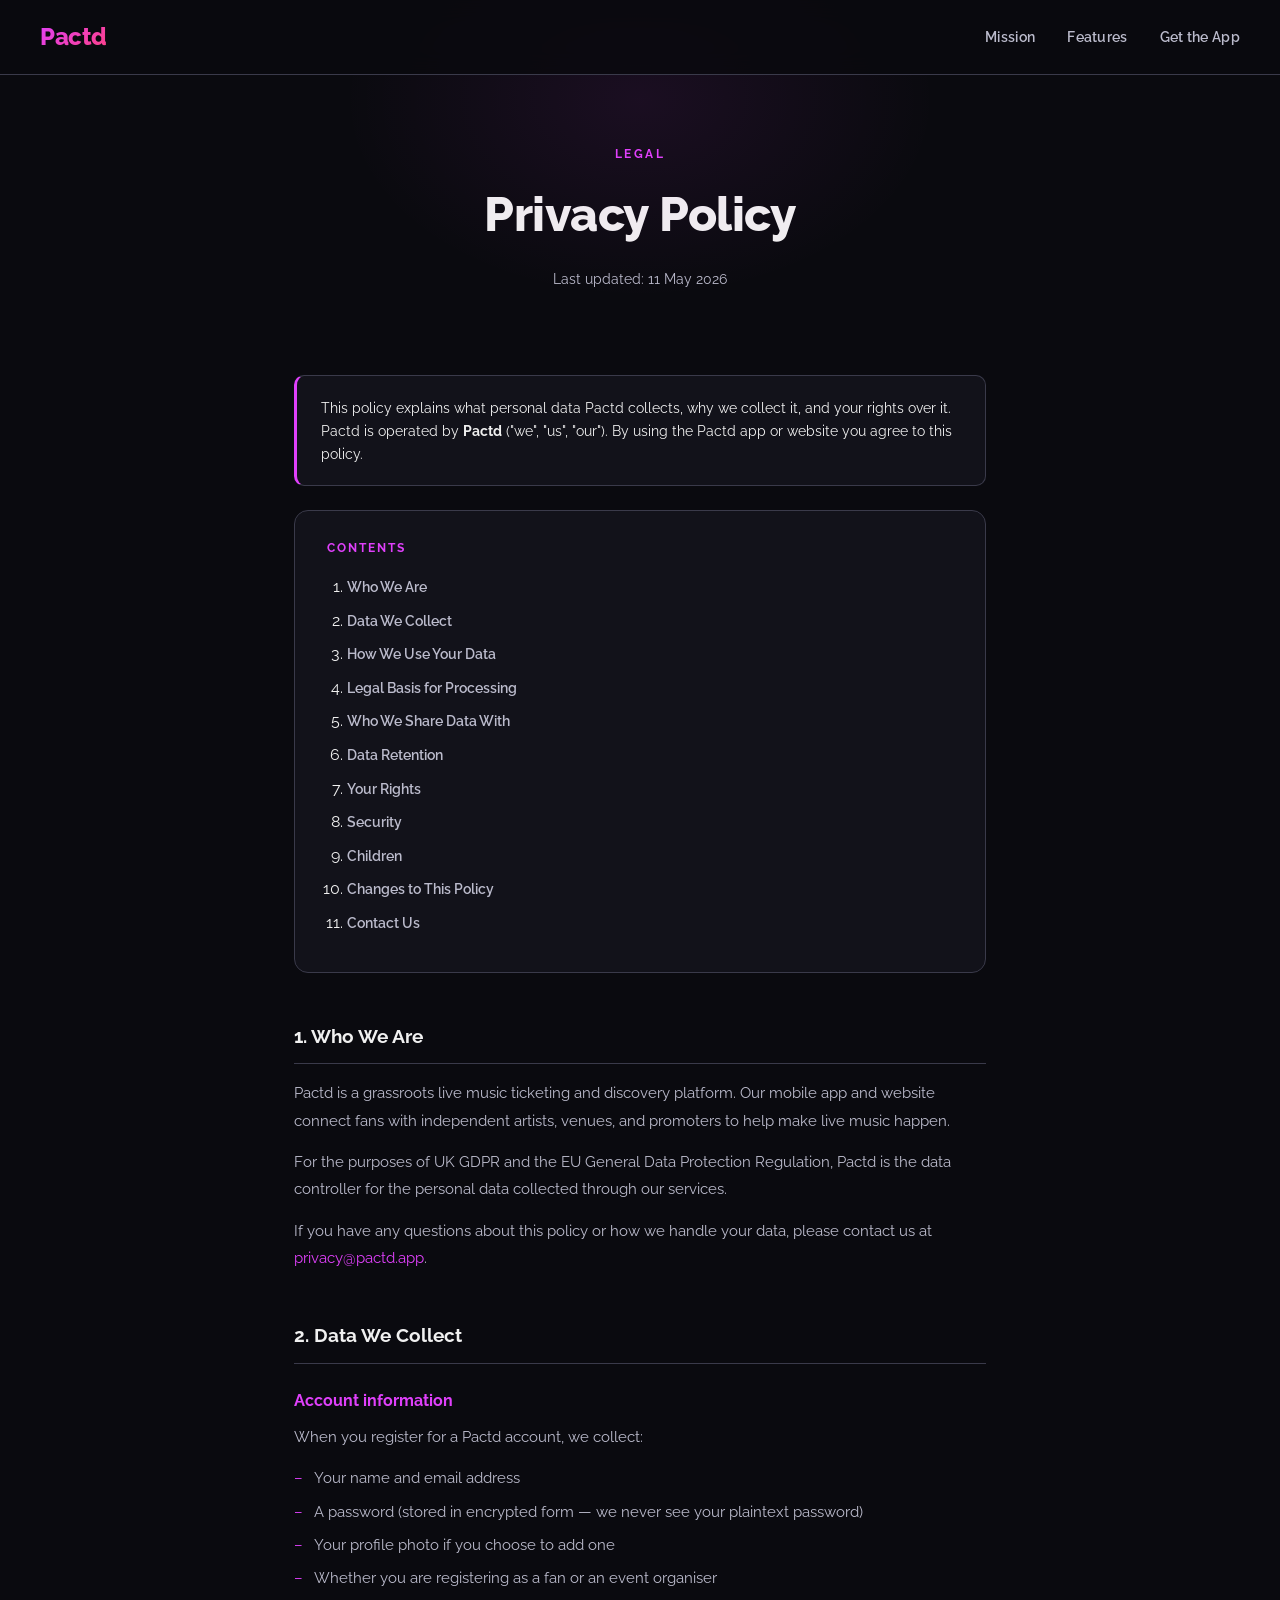
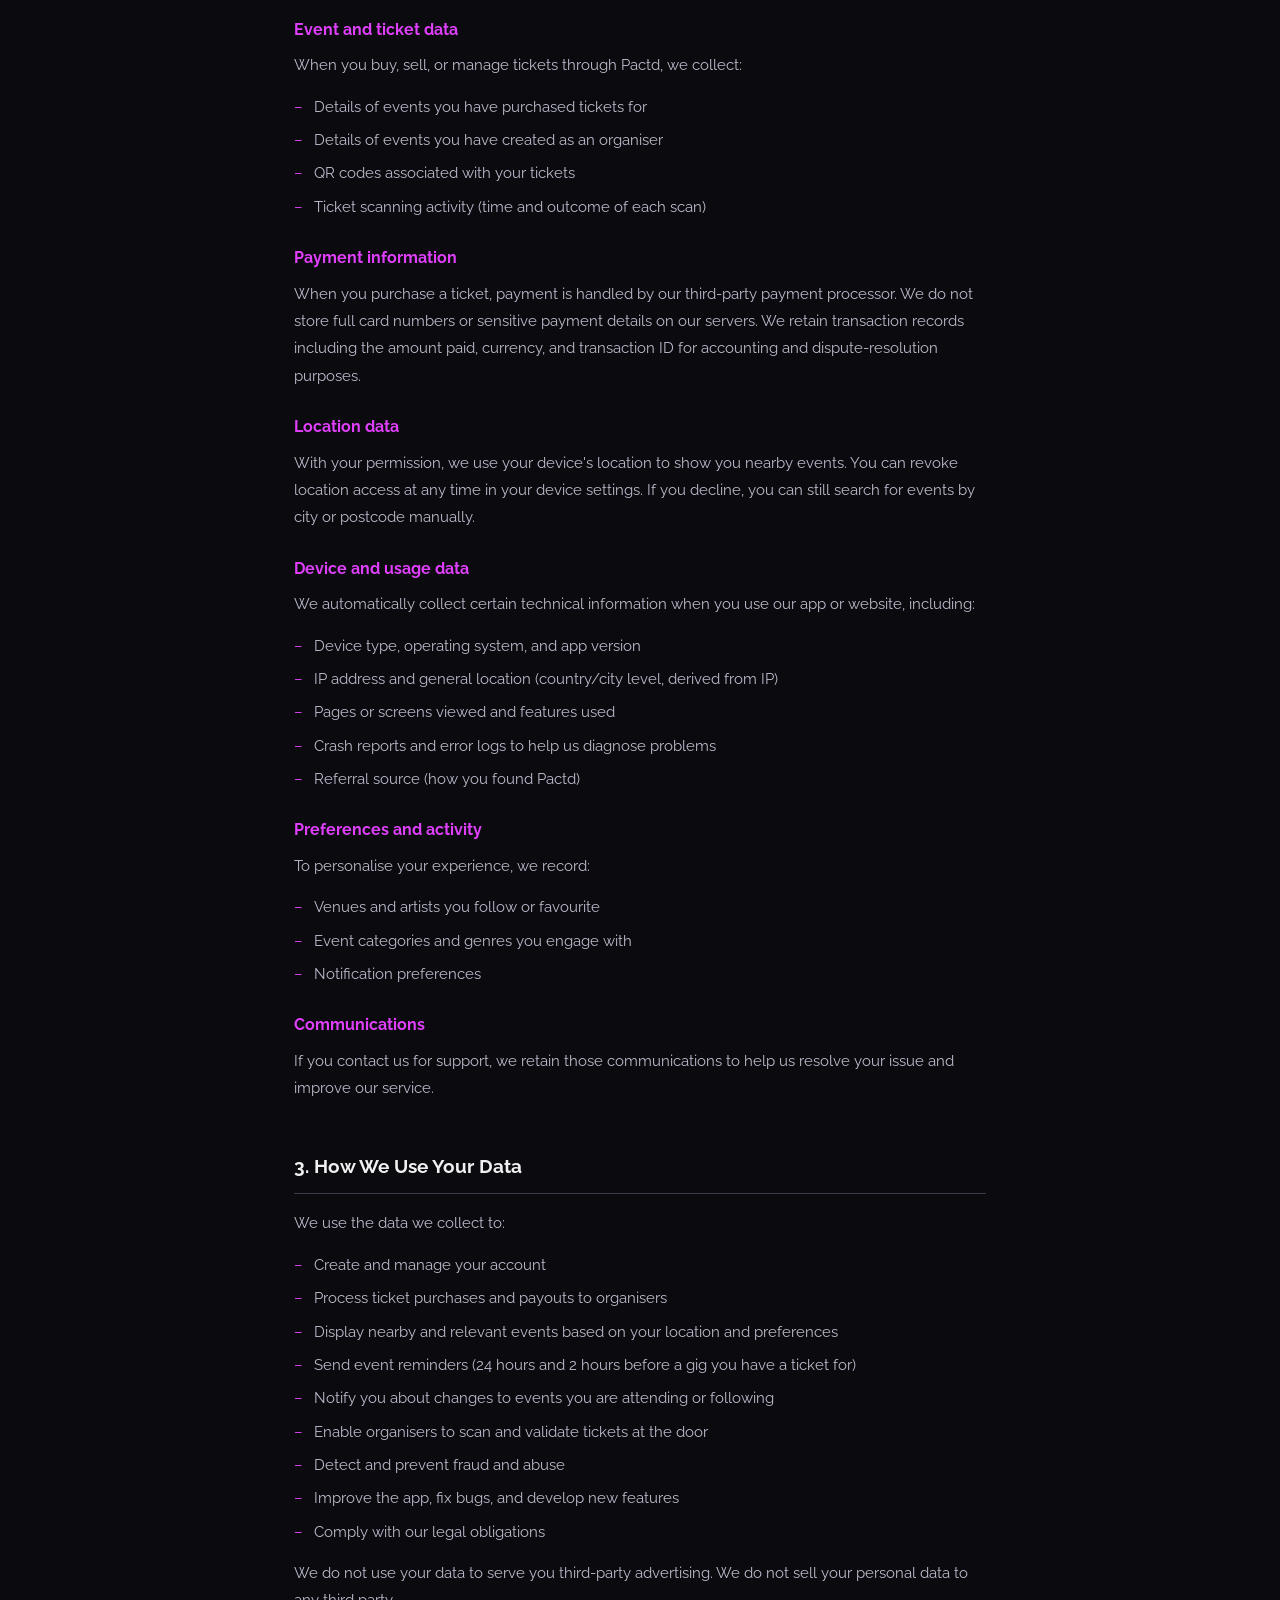
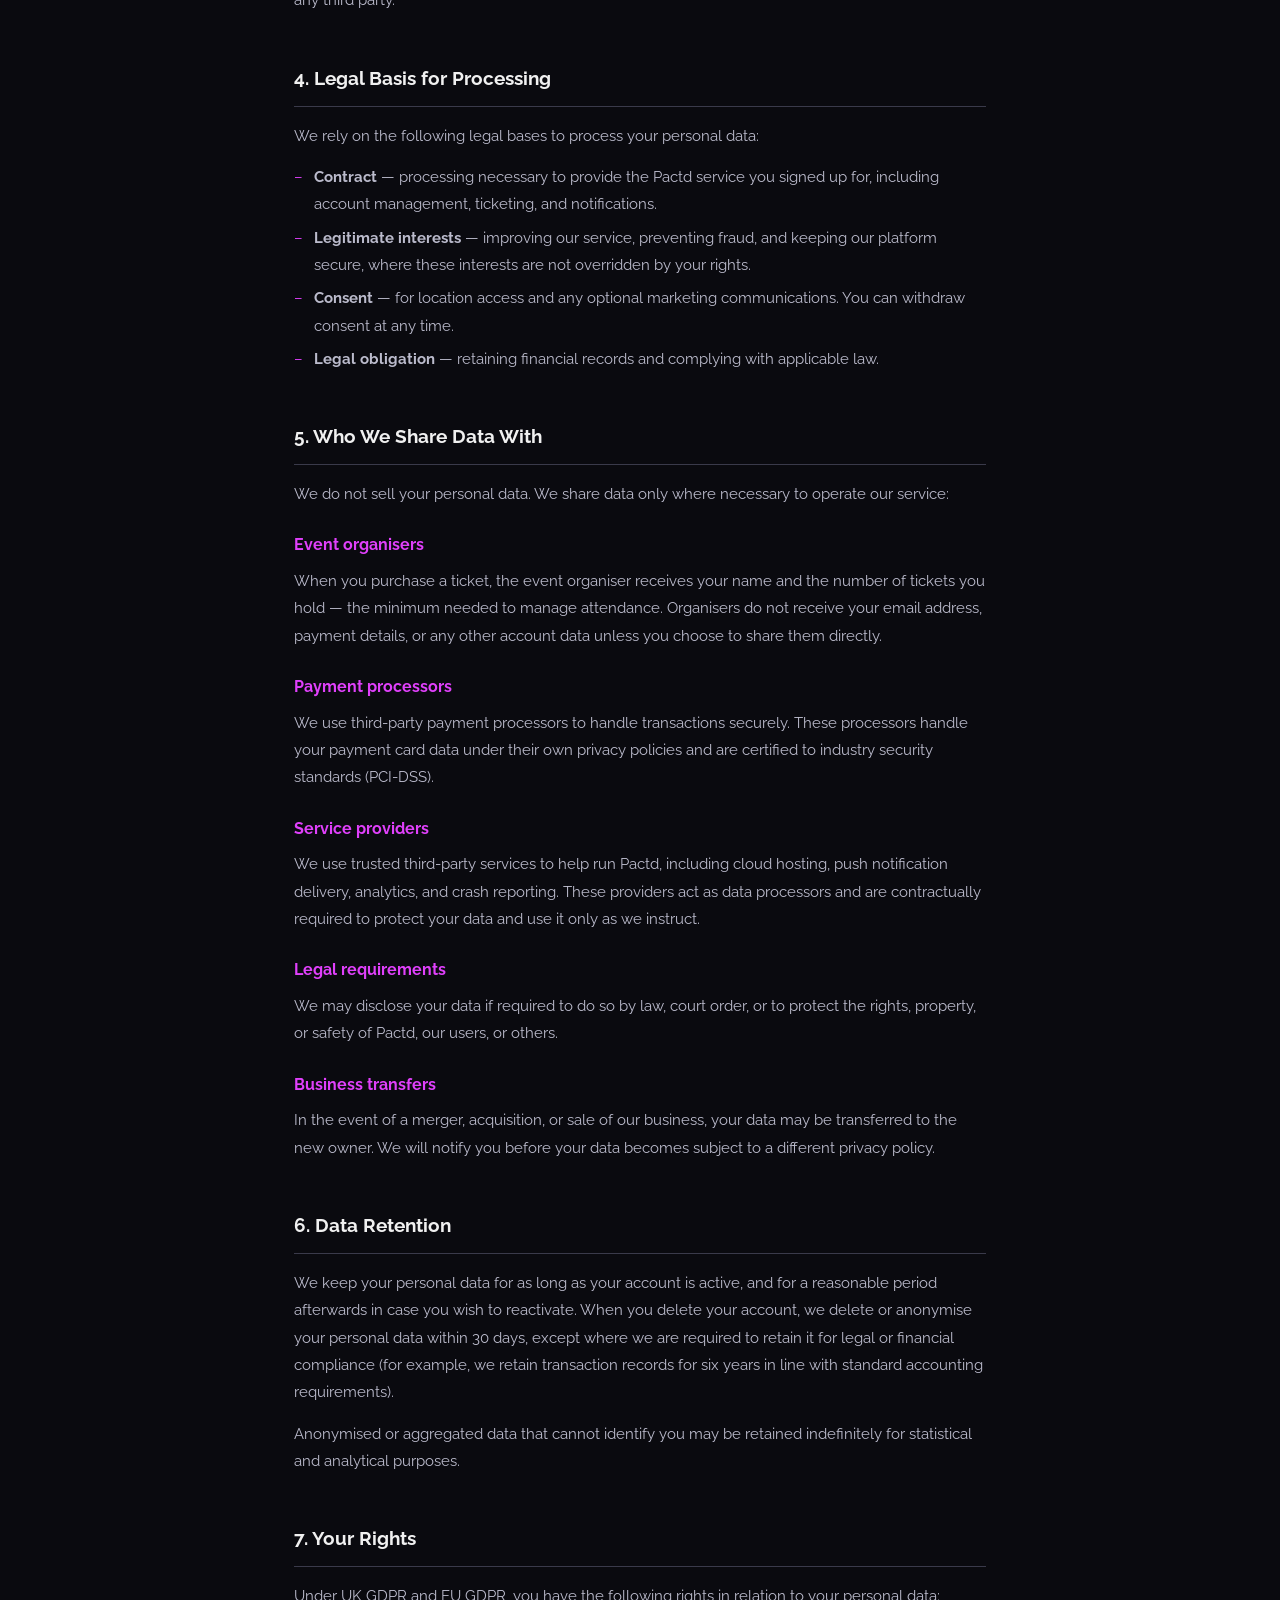
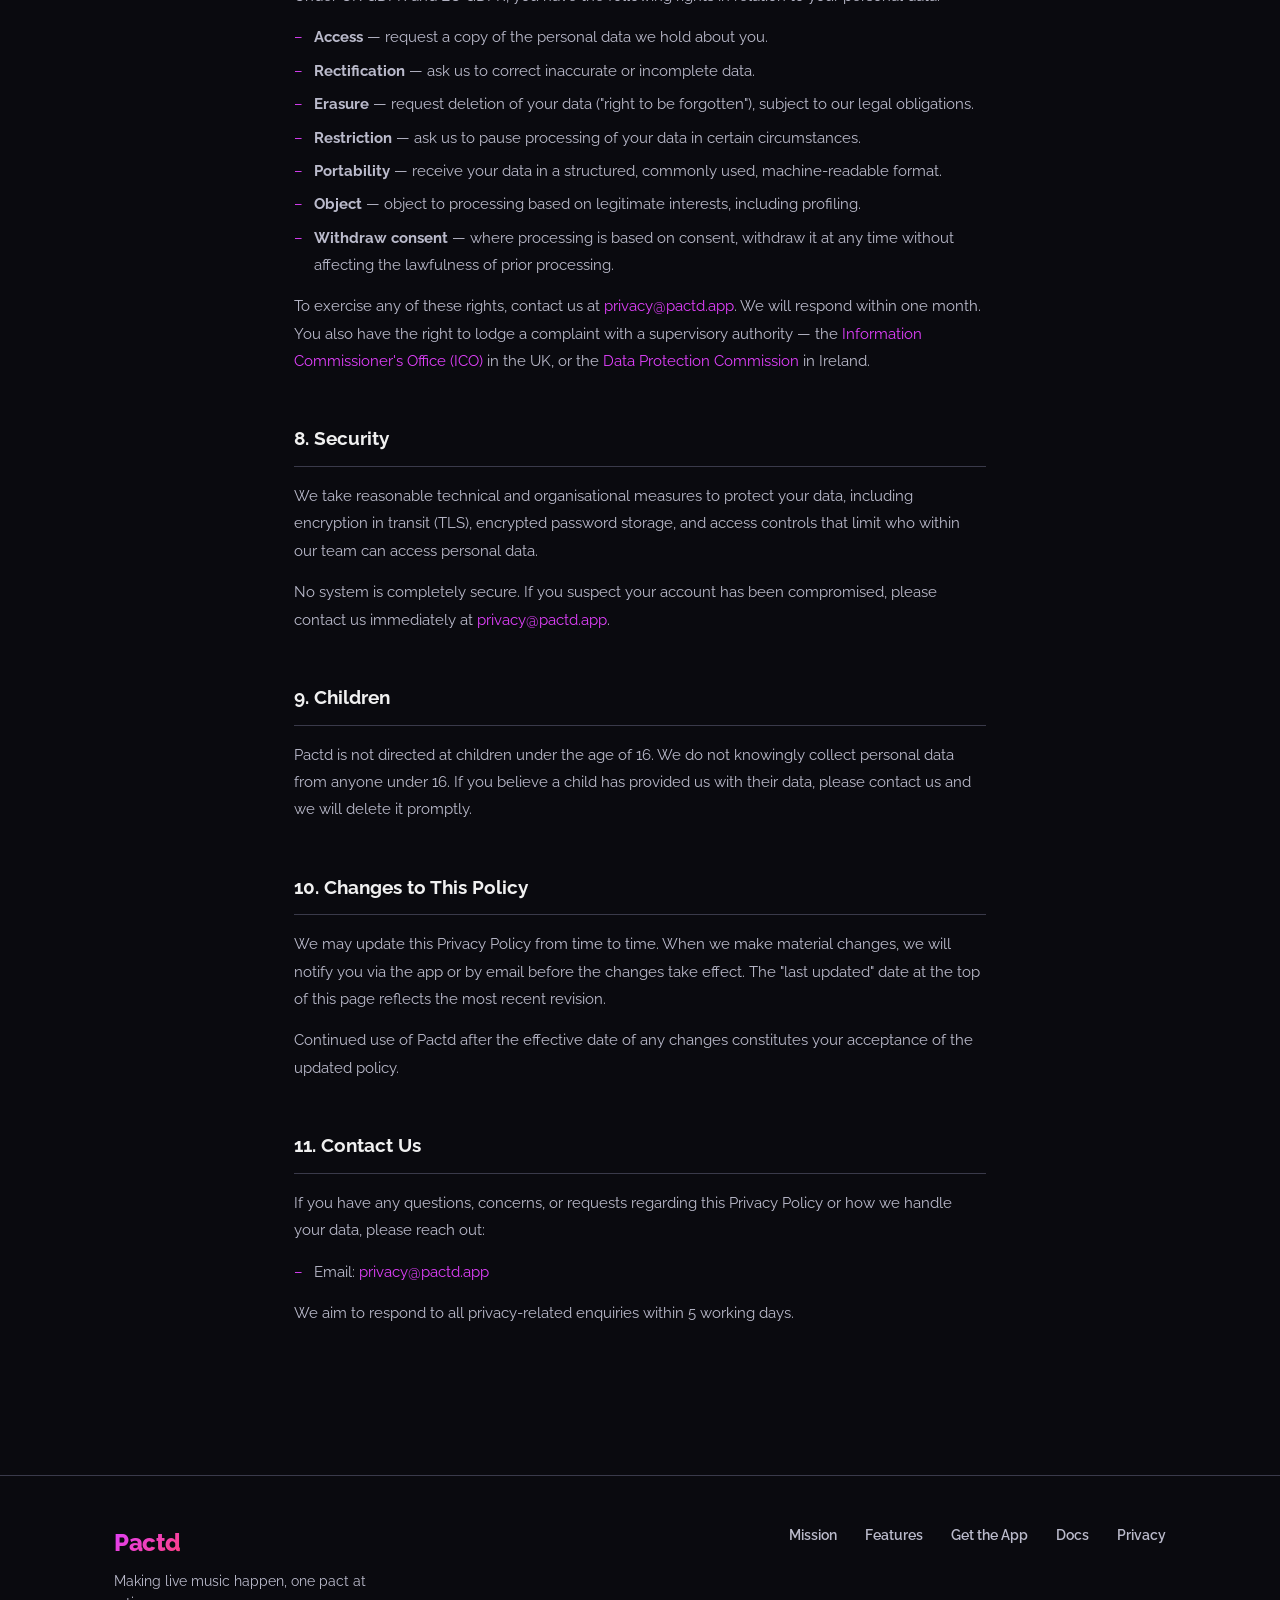
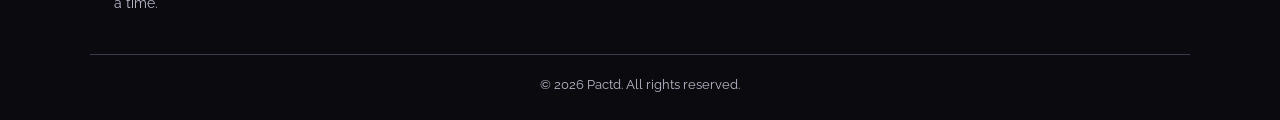
<file: privacy/index.html>
<!DOCTYPE html>
<html lang="en">
<head>
  <meta charset="UTF-8" />
  <meta name="viewport" content="width=device-width, initial-scale=1.0" />
  <title>Privacy Policy — Pactd</title>
  <meta name="description" content="Pactd Privacy Policy — how we collect, use, and protect your personal data." />
  <link rel="preconnect" href="https://fonts.googleapis.com" />
  <link rel="preconnect" href="https://fonts.gstatic.com" crossorigin />
  <link href="https://fonts.googleapis.com/css2?family=Raleway:wght@400;500;600;700;800&display=swap" rel="stylesheet" />
  <link rel="icon" type="image/svg+xml" href="../favicon.svg" />
  <link rel="stylesheet" href="../style.css" />
  <style>
    .privacy-hero {
      padding: 140px 0 60px;
      text-align: center;
      position: relative;
      overflow: hidden;
    }

    .privacy-hero::before {
      content: '';
      position: absolute;
      top: -100px; left: 50%;
      transform: translateX(-50%);
      width: 600px; height: 400px;
      background: radial-gradient(ellipse, rgba(224, 64, 251, 0.08) 0%, transparent 70%);
      pointer-events: none;
    }

    .privacy-hero .section-label { display: inline-block; }

    .privacy-hero h1 {
      font-size: clamp(2rem, 4vw, 3rem);
      font-weight: 800;
      letter-spacing: -0.5px;
      margin-bottom: 16px;
    }

    .privacy-hero .updated {
      font-size: 0.85rem;
      color: var(--text-muted);
    }

    .privacy-body {
      padding: 0 0 100px;
    }

    .privacy-content {
      max-width: 740px;
      margin: 0 auto;
      padding: 0 24px;
    }

    .privacy-section {
      margin-bottom: 48px;
    }

    .privacy-section h2 {
      font-size: 1.2rem;
      font-weight: 700;
      color: var(--text);
      margin-bottom: 16px;
      padding-bottom: 12px;
      border-bottom: 1px solid var(--border);
    }

    .privacy-section h3 {
      font-size: 1rem;
      font-weight: 700;
      color: var(--primary);
      margin: 24px 0 10px;
    }

    .privacy-section p {
      color: var(--text-muted);
      font-size: 0.95rem;
      line-height: 1.8;
      margin-bottom: 14px;
    }

    .privacy-section p:last-child { margin-bottom: 0; }

    .privacy-section ul {
      list-style: none;
      padding: 0;
      margin: 0 0 14px;
    }

    .privacy-section ul li {
      color: var(--text-muted);
      font-size: 0.95rem;
      line-height: 1.8;
      padding-left: 20px;
      position: relative;
      margin-bottom: 6px;
    }

    .privacy-section ul li::before {
      content: '–';
      position: absolute;
      left: 0;
      color: var(--primary);
    }

    .privacy-section a {
      color: var(--primary);
      text-decoration: none;
    }

    .privacy-section a:hover {
      text-decoration: underline;
    }

    .privacy-highlight {
      background: var(--surface);
      border: 1px solid var(--border);
      border-left: 3px solid var(--primary);
      border-radius: 10px;
      padding: 20px 24px;
      margin: 24px 0;
    }

    .privacy-highlight p {
      margin: 0;
      font-size: 0.9rem;
    }

    .privacy-toc {
      background: var(--surface);
      border: 1px solid var(--border);
      border-radius: 14px;
      padding: 28px 32px;
      margin-bottom: 48px;
    }

    .privacy-toc h2 {
      font-size: 0.75rem;
      font-weight: 700;
      letter-spacing: 2px;
      text-transform: uppercase;
      color: var(--primary);
      margin-bottom: 16px;
      border: none;
      padding: 0;
    }

    .privacy-toc ol {
      padding-left: 20px;
      margin: 0;
    }

    .privacy-toc li {
      margin-bottom: 8px;
    }

    .privacy-toc a {
      color: var(--text-muted);
      text-decoration: none;
      font-size: 0.9rem;
      font-weight: 600;
      transition: color 0.2s;
    }

    .privacy-toc a:hover { color: var(--text); }
  </style>
</head>
<body>

  <!-- NAV -->
  <nav class="nav">
    <a href="/" class="nav-logo">Pactd</a>
    <ul class="nav-links" id="nav-links">
      <li><a href="/#mission">Mission</a></li>
      <li><a href="/#features">Features</a></li>
      <li><a href="/#get-the-app">Get the App</a></li>
    </ul>
    <button class="nav-hamburger" aria-label="Open menu" onclick="toggleMobileNav()">
      <span></span><span></span><span></span>
    </button>
  </nav>

  <!-- MOBILE NAV -->
  <div class="mobile-nav" id="mobile-nav">
    <a href="/#mission" onclick="closeMobileNav()">Mission</a>
    <a href="/#features" onclick="closeMobileNav()">Features</a>
    <a href="/#get-the-app" onclick="closeMobileNav()">Get the App</a>
  </div>
  <div class="mobile-nav-overlay" id="mobile-nav-overlay" onclick="closeMobileNav()"></div>

  <script>
    function toggleMobileNav() {
      document.getElementById('mobile-nav').classList.toggle('open');
      document.getElementById('mobile-nav-overlay').classList.toggle('open');
      document.querySelector('.nav-hamburger').classList.toggle('open');
    }
    function closeMobileNav() {
      document.getElementById('mobile-nav').classList.remove('open');
      document.getElementById('mobile-nav-overlay').classList.remove('open');
      document.querySelector('.nav-hamburger').classList.remove('open');
    }
  </script>

  <!-- HERO -->
  <section class="privacy-hero">
    <div class="container">
      <div class="section-label">Legal</div>
      <h1>Privacy Policy</h1>
      <p class="updated">Last updated: 11 May 2026</p>
    </div>
  </section>

  <!-- CONTENT -->
  <div class="privacy-body">
    <div class="privacy-content">

      <div class="privacy-highlight">
        <p>
          This policy explains what personal data Pactd collects, why we collect it, and your rights over it.
          Pactd is operated by <strong>Pactd</strong> ("we", "us", "our"). By using the Pactd app or website
          you agree to this policy.
        </p>
      </div>

      <!-- TABLE OF CONTENTS -->
      <div class="privacy-toc">
        <h2>Contents</h2>
        <ol>
          <li><a href="#who-we-are">Who We Are</a></li>
          <li><a href="#data-we-collect">Data We Collect</a></li>
          <li><a href="#how-we-use-data">How We Use Your Data</a></li>
          <li><a href="#legal-basis">Legal Basis for Processing</a></li>
          <li><a href="#sharing">Who We Share Data With</a></li>
          <li><a href="#retention">Data Retention</a></li>
          <li><a href="#your-rights">Your Rights</a></li>
          <li><a href="#security">Security</a></li>
          <li><a href="#children">Children</a></li>
          <li><a href="#changes">Changes to This Policy</a></li>
          <li><a href="#contact">Contact Us</a></li>
        </ol>
      </div>

      <!-- 1. WHO WE ARE -->
      <div class="privacy-section" id="who-we-are">
        <h2>1. Who We Are</h2>
        <p>
          Pactd is a grassroots live music ticketing and discovery platform. Our mobile app and website
          connect fans with independent artists, venues, and promoters to help make live music happen.
        </p>
        <p>
          For the purposes of UK GDPR and the EU General Data Protection Regulation, Pactd is the
          data controller for the personal data collected through our services.
        </p>
        <p>
          If you have any questions about this policy or how we handle your data, please contact us at
          <a href="mailto:privacy@pactd.app">privacy@pactd.app</a>.
        </p>
      </div>

      <!-- 2. DATA WE COLLECT -->
      <div class="privacy-section" id="data-we-collect">
        <h2>2. Data We Collect</h2>

        <h3>Account information</h3>
        <p>When you register for a Pactd account, we collect:</p>
        <ul>
          <li>Your name and email address</li>
          <li>A password (stored in encrypted form — we never see your plaintext password)</li>
          <li>Your profile photo if you choose to add one</li>
          <li>Whether you are registering as a fan or an event organiser</li>
        </ul>

        <h3>Event and ticket data</h3>
        <p>When you buy, sell, or manage tickets through Pactd, we collect:</p>
        <ul>
          <li>Details of events you have purchased tickets for</li>
          <li>Details of events you have created as an organiser</li>
          <li>QR codes associated with your tickets</li>
          <li>Ticket scanning activity (time and outcome of each scan)</li>
        </ul>

        <h3>Payment information</h3>
        <p>
          When you purchase a ticket, payment is handled by our third-party payment processor.
          We do not store full card numbers or sensitive payment details on our servers.
          We retain transaction records including the amount paid, currency, and transaction ID
          for accounting and dispute-resolution purposes.
        </p>

        <h3>Location data</h3>
        <p>
          With your permission, we use your device's location to show you nearby events.
          You can revoke location access at any time in your device settings. If you decline,
          you can still search for events by city or postcode manually.
        </p>

        <h3>Device and usage data</h3>
        <p>We automatically collect certain technical information when you use our app or website, including:</p>
        <ul>
          <li>Device type, operating system, and app version</li>
          <li>IP address and general location (country/city level, derived from IP)</li>
          <li>Pages or screens viewed and features used</li>
          <li>Crash reports and error logs to help us diagnose problems</li>
          <li>Referral source (how you found Pactd)</li>
        </ul>

        <h3>Preferences and activity</h3>
        <p>To personalise your experience, we record:</p>
        <ul>
          <li>Venues and artists you follow or favourite</li>
          <li>Event categories and genres you engage with</li>
          <li>Notification preferences</li>
        </ul>

        <h3>Communications</h3>
        <p>
          If you contact us for support, we retain those communications to help us resolve your
          issue and improve our service.
        </p>
      </div>

      <!-- 3. HOW WE USE YOUR DATA -->
      <div class="privacy-section" id="how-we-use-data">
        <h2>3. How We Use Your Data</h2>
        <p>We use the data we collect to:</p>
        <ul>
          <li>Create and manage your account</li>
          <li>Process ticket purchases and payouts to organisers</li>
          <li>Display nearby and relevant events based on your location and preferences</li>
          <li>Send event reminders (24 hours and 2 hours before a gig you have a ticket for)</li>
          <li>Notify you about changes to events you are attending or following</li>
          <li>Enable organisers to scan and validate tickets at the door</li>
          <li>Detect and prevent fraud and abuse</li>
          <li>Improve the app, fix bugs, and develop new features</li>
          <li>Comply with our legal obligations</li>
        </ul>
        <p>
          We do not use your data to serve you third-party advertising. We do not sell your
          personal data to any third party.
        </p>
      </div>

      <!-- 4. LEGAL BASIS -->
      <div class="privacy-section" id="legal-basis">
        <h2>4. Legal Basis for Processing</h2>
        <p>We rely on the following legal bases to process your personal data:</p>
        <ul>
          <li>
            <strong>Contract</strong> — processing necessary to provide the Pactd service you signed
            up for, including account management, ticketing, and notifications.
          </li>
          <li>
            <strong>Legitimate interests</strong> — improving our service, preventing fraud,
            and keeping our platform secure, where these interests are not overridden by your rights.
          </li>
          <li>
            <strong>Consent</strong> — for location access and any optional marketing communications.
            You can withdraw consent at any time.
          </li>
          <li>
            <strong>Legal obligation</strong> — retaining financial records and complying with
            applicable law.
          </li>
        </ul>
      </div>

      <!-- 5. SHARING -->
      <div class="privacy-section" id="sharing">
        <h2>5. Who We Share Data With</h2>
        <p>
          We do not sell your personal data. We share data only where necessary to operate
          our service:
        </p>

        <h3>Event organisers</h3>
        <p>
          When you purchase a ticket, the event organiser receives your name and the number of
          tickets you hold — the minimum needed to manage attendance. Organisers do not receive
          your email address, payment details, or any other account data unless you choose to
          share them directly.
        </p>

        <h3>Payment processors</h3>
        <p>
          We use third-party payment processors to handle transactions securely. These processors
          handle your payment card data under their own privacy policies and are certified to
          industry security standards (PCI-DSS).
        </p>

        <h3>Service providers</h3>
        <p>
          We use trusted third-party services to help run Pactd, including cloud hosting,
          push notification delivery, analytics, and crash reporting. These providers act as
          data processors and are contractually required to protect your data and use it only
          as we instruct.
        </p>

        <h3>Legal requirements</h3>
        <p>
          We may disclose your data if required to do so by law, court order, or to protect
          the rights, property, or safety of Pactd, our users, or others.
        </p>

        <h3>Business transfers</h3>
        <p>
          In the event of a merger, acquisition, or sale of our business, your data may be
          transferred to the new owner. We will notify you before your data becomes subject
          to a different privacy policy.
        </p>
      </div>

      <!-- 6. RETENTION -->
      <div class="privacy-section" id="retention">
        <h2>6. Data Retention</h2>
        <p>
          We keep your personal data for as long as your account is active, and for a reasonable
          period afterwards in case you wish to reactivate. When you delete your account, we
          delete or anonymise your personal data within 30 days, except where we are required
          to retain it for legal or financial compliance (for example, we retain transaction
          records for six years in line with standard accounting requirements).
        </p>
        <p>
          Anonymised or aggregated data that cannot identify you may be retained indefinitely
          for statistical and analytical purposes.
        </p>
      </div>

      <!-- 7. YOUR RIGHTS -->
      <div class="privacy-section" id="your-rights">
        <h2>7. Your Rights</h2>
        <p>
          Under UK GDPR and EU GDPR, you have the following rights in relation to your personal data:
        </p>
        <ul>
          <li><strong>Access</strong> — request a copy of the personal data we hold about you.</li>
          <li><strong>Rectification</strong> — ask us to correct inaccurate or incomplete data.</li>
          <li><strong>Erasure</strong> — request deletion of your data ("right to be forgotten"),
            subject to our legal obligations.</li>
          <li><strong>Restriction</strong> — ask us to pause processing of your data in certain
            circumstances.</li>
          <li><strong>Portability</strong> — receive your data in a structured, commonly used,
            machine-readable format.</li>
          <li><strong>Object</strong> — object to processing based on legitimate interests,
            including profiling.</li>
          <li><strong>Withdraw consent</strong> — where processing is based on consent, withdraw
            it at any time without affecting the lawfulness of prior processing.</li>
        </ul>
        <p>
          To exercise any of these rights, contact us at
          <a href="mailto:privacy@pactd.app">privacy@pactd.app</a>. We will respond within
          one month. You also have the right to lodge a complaint with a supervisory authority —
          the <a href="https://ico.org.uk" target="_blank" rel="noopener">Information Commissioner's Office (ICO)</a>
          in the UK, or the
          <a href="https://www.dataprotection.ie" target="_blank" rel="noopener">Data Protection Commission</a>
          in Ireland.
        </p>
      </div>

      <!-- 8. SECURITY -->
      <div class="privacy-section" id="security">
        <h2>8. Security</h2>
        <p>
          We take reasonable technical and organisational measures to protect your data, including
          encryption in transit (TLS), encrypted password storage, and access controls that limit
          who within our team can access personal data.
        </p>
        <p>
          No system is completely secure. If you suspect your account has been compromised,
          please contact us immediately at <a href="mailto:privacy@pactd.app">privacy@pactd.app</a>.
        </p>
      </div>

      <!-- 9. CHILDREN -->
      <div class="privacy-section" id="children">
        <h2>9. Children</h2>
        <p>
          Pactd is not directed at children under the age of 16. We do not knowingly collect
          personal data from anyone under 16. If you believe a child has provided us with their
          data, please contact us and we will delete it promptly.
        </p>
      </div>

      <!-- 10. CHANGES -->
      <div class="privacy-section" id="changes">
        <h2>10. Changes to This Policy</h2>
        <p>
          We may update this Privacy Policy from time to time. When we make material changes,
          we will notify you via the app or by email before the changes take effect. The "last
          updated" date at the top of this page reflects the most recent revision.
        </p>
        <p>
          Continued use of Pactd after the effective date of any changes constitutes your
          acceptance of the updated policy.
        </p>
      </div>

      <!-- 11. CONTACT -->
      <div class="privacy-section" id="contact">
        <h2>11. Contact Us</h2>
        <p>
          If you have any questions, concerns, or requests regarding this Privacy Policy or
          how we handle your data, please reach out:
        </p>
        <ul>
          <li>Email: <a href="mailto:privacy@pactd.app">privacy@pactd.app</a></li>
        </ul>
        <p>
          We aim to respond to all privacy-related enquiries within 5 working days.
        </p>
      </div>

    </div>
  </div>

  <!-- FOOTER -->
  <footer class="footer">
    <div class="container footer-inner">
      <div class="footer-brand">
        <span class="nav-logo">Pactd</span>
        <p>Making live music happen, one pact at a time.</p>
      </div>
      <div class="footer-links">
        <a href="/#mission">Mission</a>
        <a href="/#features">Features</a>
        <a href="/#get-the-app">Get the App</a>
        <a href="/docs">Docs</a>
        <a href="/privacy">Privacy</a>
      </div>
    </div>
    <div class="container footer-bottom">
      <p>&copy; 2026 Pactd. All rights reserved.</p>
    </div>
  </footer>

</body>
</html>
</file>
<file: style.css>
/* ─── Reset & Base ─────────────────────────────────────────────── */
*, *::before, *::after { box-sizing: border-box; margin: 0; padding: 0; }

:root {
  --bg:          #0A0A0F;
  --surface:     #12121A;
  --surface-2:   #1E1E2C;
  --border:      #3A3A4A;
  --primary:     #E040FB;
  --secondary:   #FF4081;
  --green:       #00E676;
  --gold:        #FFD740;
  --blue:        #40C4FF;
  --text:        #F0F0F0;
  --text-muted:  #BBBBCC;
  --font:        'Raleway', sans-serif;
}

html { scroll-behavior: smooth; }

body {
  background: var(--bg);
  color: var(--text);
  font-family: var(--font);
  font-size: 16px;
  line-height: 1.6;
  -webkit-font-smoothing: antialiased;
}

.container {
  max-width: 1100px;
  margin: 0 auto;
  padding: 0 24px;
}

/* ─── Gradient text ─────────────────────────────────────────────── */
.gradient-text {
  background: linear-gradient(135deg, var(--primary) 0%, var(--secondary) 100%);
  -webkit-background-clip: text;
  -webkit-text-fill-color: transparent;
  background-clip: text;
}

/* ─── Nav ───────────────────────────────────────────────────────── */
.nav {
  position: fixed;
  top: 0; left: 0; right: 0;
  z-index: 100;
  display: flex;
  align-items: center;
  justify-content: space-between;
  padding: 18px 40px;
  background: rgba(10, 10, 15, 0.85);
  backdrop-filter: blur(12px);
  border-bottom: 1px solid var(--border);
}

.nav-logo {
  font-size: 1.5rem;
  font-weight: 800;
  letter-spacing: -0.5px;
  background: linear-gradient(135deg, var(--primary), var(--secondary));
  -webkit-background-clip: text;
  -webkit-text-fill-color: transparent;
  background-clip: text;
  text-decoration: none;
}

.nav-links {
  list-style: none;
  display: flex;
  gap: 32px;
}

.nav-links a {
  color: var(--text-muted);
  text-decoration: none;
  font-weight: 600;
  font-size: 0.9rem;
  letter-spacing: 0.3px;
  transition: color 0.2s;
}

.nav-links a:hover { color: var(--text); }

/* ─── Buttons ───────────────────────────────────────────────────── */
.btn {
  display: inline-block;
  padding: 14px 28px;
  border-radius: 10px;
  font-family: var(--font);
  font-weight: 700;
  font-size: 0.95rem;
  text-decoration: none;
  transition: transform 0.15s, box-shadow 0.15s;
  cursor: pointer;
}

.btn-primary {
  background: linear-gradient(135deg, var(--primary), var(--secondary));
  color: #fff;
}

.btn-primary:hover {
  transform: translateY(-2px);
  box-shadow: 0 8px 24px rgba(224, 64, 251, 0.35);
}

.btn-ghost {
  border: 1px solid var(--border);
  color: var(--text-muted);
  background: transparent;
}

.btn-ghost:hover {
  border-color: var(--primary);
  color: var(--text);
}

/* ─── Hero ──────────────────────────────────────────────────────── */
.hero {
  min-height: 100vh;
  display: flex;
  align-items: center;
  justify-content: center;
  gap: 64px;
  padding: 120px 40px 80px;
  position: relative;
  overflow: hidden;
  max-width: 1200px;
  margin: 0 auto;
}

.hero-glow {
  position: absolute;
  border-radius: 50%;
  filter: blur(120px);
  pointer-events: none;
  z-index: 0;
}

.glow-1 {
  width: 500px; height: 500px;
  background: rgba(224, 64, 251, 0.12);
  top: -100px; left: -100px;
}

.glow-2 {
  width: 400px; height: 400px;
  background: rgba(255, 64, 129, 0.10);
  bottom: -50px; right: 0;
}

.hero-content {
  flex: 1;
  max-width: 560px;
  position: relative;
  z-index: 1;
}

.hero-eyebrow {
  display: inline-block;
  font-size: 0.8rem;
  font-weight: 700;
  letter-spacing: 2px;
  text-transform: uppercase;
  color: var(--primary);
  margin-bottom: 16px;
  padding: 6px 14px;
  background: rgba(224, 64, 251, 0.1);
  border: 1px solid rgba(224, 64, 251, 0.25);
  border-radius: 100px;
}

.hero-title {
  font-size: clamp(2.5rem, 5vw, 4rem);
  font-weight: 800;
  line-height: 1.1;
  letter-spacing: -1px;
  margin-bottom: 20px;
}

.hero-subtitle {
  font-size: 1.1rem;
  color: var(--text-muted);
  margin-bottom: 36px;
  line-height: 1.7;
}

.hero-ctas {
  display: flex;
  gap: 16px;
  flex-wrap: wrap;
}

/* ─── Phone Mockup ──────────────────────────────────────────────── */
.hero-visual {
  flex: 0 0 auto;
  position: relative;
  z-index: 1;
}

.phone-mockup {
  width: 260px;
  height: 520px;
  background: var(--surface);
  border-radius: 36px;
  border: 2px solid var(--border);
  padding: 16px 12px;
  box-shadow:
    0 0 0 1px rgba(224, 64, 251, 0.15),
    0 40px 80px rgba(0, 0, 0, 0.6),
    0 0 60px rgba(224, 64, 251, 0.08);
  display: flex;
  flex-direction: column;
  gap: 10px;
  position: relative;
}

.phone-mockup::before {
  content: '';
  position: absolute;
  top: 10px; left: 50%;
  transform: translateX(-50%);
  width: 60px; height: 5px;
  background: var(--border);
  border-radius: 3px;
}

.phone-screen {
  display: flex;
  flex-direction: column;
  gap: 10px;
  margin-top: 12px;
  flex: 1;
}

.mock-header {
  display: flex;
  justify-content: space-between;
  align-items: center;
  padding: 0 4px;
}

.mock-logo {
  font-size: 1.1rem;
  font-weight: 800;
  background: linear-gradient(135deg, var(--primary), var(--secondary));
  -webkit-background-clip: text;
  -webkit-text-fill-color: transparent;
  background-clip: text;
}

.mock-avatar {
  width: 28px; height: 28px;
  border-radius: 50%;
  background: var(--surface-2);
  border: 1px solid var(--border);
}

.mock-event-card {
  background: var(--surface-2);
  border-radius: 12px;
  padding: 12px;
  border: 1px solid var(--border);
  display: flex;
  flex-direction: column;
  gap: 4px;
}

.mock-card-2 { opacity: 0.7; }

.mock-tag {
  font-size: 0.65rem;
  font-weight: 600;
  color: var(--primary);
  text-transform: uppercase;
  letter-spacing: 0.5px;
}

.mock-band {
  font-size: 0.85rem;
  font-weight: 700;
  color: var(--text);
}

.mock-venue {
  font-size: 0.7rem;
  color: var(--text-muted);
}

.mock-footer-row {
  display: flex;
  justify-content: space-between;
  align-items: center;
  margin-top: 6px;
}

.mock-price {
  font-size: 0.8rem;
  font-weight: 700;
  color: var(--text);
}

.mock-price.free { color: var(--green); }

.mock-ticket-btn {
  font-size: 0.65rem;
  font-weight: 700;
  background: linear-gradient(135deg, var(--primary), var(--secondary));
  color: #000;
  border-radius: 6px;
  padding: 4px 10px;
}

.mock-tabs {
  display: flex;
  justify-content: space-around;
  margin-top: auto;
  padding: 8px 0;
  border-top: 1px solid var(--border);
}

.mock-tab {
  font-size: 0.6rem;
  font-weight: 600;
  color: var(--text-muted);
}

.mock-tab.active { color: var(--primary); }

/* ─── Section Shared ────────────────────────────────────────────── */
.section-label {
  font-size: 0.75rem;
  font-weight: 700;
  letter-spacing: 2.5px;
  text-transform: uppercase;
  color: var(--primary);
  margin-bottom: 12px;
}

.section-title {
  font-size: clamp(1.8rem, 3.5vw, 2.6rem);
  font-weight: 800;
  letter-spacing: -0.5px;
  margin-bottom: 40px;
  line-height: 1.2;
}

/* ─── Mission ───────────────────────────────────────────────────── */
.mission {
  padding: 100px 0;
  background: linear-gradient(180deg, var(--bg) 0%, var(--surface) 50%, var(--bg) 100%);
}

.mission-grid {
  display: grid;
  grid-template-columns: 1fr 1fr;
  gap: 64px;
  align-items: start;
}

.mission-statement p {
  color: var(--text-muted);
  margin-bottom: 20px;
  font-size: 1.05rem;
  line-height: 1.8;
}

.mission-statement p:last-child { margin-bottom: 0; }

.mission-statement strong {
  color: var(--primary);
  font-weight: 700;
}

.mission-values {
  display: flex;
  flex-direction: column;
  gap: 20px;
}

.value-card {
  background: var(--surface-2);
  border: 1px solid var(--border);
  border-radius: 14px;
  padding: 20px 24px;
  display: flex;
  align-items: flex-start;
  gap: 16px;
}

.value-icon {
  width: 44px; height: 44px;
  flex-shrink: 0;
  display: flex;
  align-items: center;
  justify-content: center;
}

.value-icon svg {
  width: 28px; height: 28px;
}

.value-card h3 {
  font-size: 0.95rem;
  font-weight: 700;
  margin-bottom: 4px;
  color: var(--text);
}

.value-card p {
  font-size: 0.85rem;
  color: var(--text-muted);
  line-height: 1.5;
}

/* ─── Features ──────────────────────────────────────────────────── */
.features {
  padding: 100px 0;
  background: linear-gradient(180deg, var(--bg) 0%, var(--surface) 50%, var(--bg) 100%);
}

.features-grid {
  display: grid;
  grid-template-columns: repeat(3, 1fr);
  gap: 20px;
}

.feature-card {
  background: var(--surface);
  border: 1px solid var(--border);
  border-radius: 16px;
  padding: 28px 24px;
  transition: border-color 0.2s, transform 0.2s;
}

.feature-card:hover {
  border-color: var(--primary);
  transform: translateY(-4px);
}

.feature-icon {
  width: 48px; height: 48px;
  border-radius: 12px;
  background: color-mix(in srgb, var(--accent) 15%, transparent);
  border: 1px solid color-mix(in srgb, var(--accent) 30%, transparent);
  display: flex;
  align-items: center;
  justify-content: center;
  margin-bottom: 16px;
  color: var(--accent);
}

.feature-icon svg {
  width: 22px; height: 22px;
}

.feature-card h3 {
  font-size: 1rem;
  font-weight: 700;
  margin-bottom: 8px;
  color: var(--text);
}

.feature-card p {
  font-size: 0.875rem;
  color: var(--text-muted);
  line-height: 1.6;
}

/* ─── Venues pitch ──────────────────────────────────────────────── */
.venues-pitch {
  padding: 100px 0;
  background: linear-gradient(180deg, var(--bg) 0%, var(--surface) 50%, var(--bg) 100%);
}

.venues-grid {
  display: grid;
  grid-template-columns: 1fr 1fr;
  gap: 80px;
  align-items: center;
}

.venues-sub {
  color: var(--text-muted);
  font-size: 1.05rem;
  line-height: 1.8;
  margin-bottom: 32px;
}

.venues-benefits {
  display: flex;
  flex-direction: column;
  gap: 28px;
}

.venues-benefit {
  display: flex;
  gap: 16px;
  align-items: flex-start;
}

.venues-benefit-icon {
  width: 44px;
  height: 44px;
  flex-shrink: 0;
  border-radius: 10px;
  background: rgba(224, 64, 251, 0.1);
  border: 1px solid rgba(224, 64, 251, 0.2);
  display: flex;
  align-items: center;
  justify-content: center;
  color: var(--primary);
}

.venues-benefit-icon svg { width: 20px; height: 20px; }

.venues-benefit h3 {
  font-size: 0.95rem;
  font-weight: 700;
  margin-bottom: 4px;
  color: var(--text);
}

.venues-benefit p {
  font-size: 0.875rem;
  color: var(--text-muted);
  line-height: 1.6;
}

@media (max-width: 900px) {
  .venues-grid {
    grid-template-columns: 1fr;
    gap: 48px;
  }
}

/* ─── App Store ─────────────────────────────────────────────────── */
.app-store {
  padding: 100px 0;
  background: linear-gradient(180deg, var(--bg) 0%, var(--surface) 50%, var(--bg) 100%);
  text-align: center;
}

.app-store .section-label,
.app-store .section-title {
  text-align: center;
}

.app-store-sub {
  color: var(--text-muted);
  margin-bottom: 24px;
  font-size: 1rem;
}

.newsletter-form-container {
  margin-bottom: 48px;
}

.qr-grid {
  display: flex;
  justify-content: center;
  gap: 40px;
  flex-wrap: wrap;
}

.qr-card {
  display: flex;
  flex-direction: column;
  align-items: center;
  gap: 16px;
}

.qr-placeholder {
  width: 160px; height: 160px;
  background: var(--surface-2);
  border: 1px solid var(--border);
  border-radius: 16px;
  display: flex;
  flex-direction: column;
  align-items: center;
  justify-content: center;
  gap: 10px;
  position: relative;
  padding: 16px;
}

.qr-placeholder svg {
  width: 80px; height: 80px;
}

.qr-soon {
  font-size: 0.65rem;
  font-weight: 700;
  letter-spacing: 1px;
  text-transform: uppercase;
  color: var(--text-muted);
}

.qr-store-label {
  display: flex;
  align-items: center;
  gap: 8px;
  font-size: 0.9rem;
  font-weight: 700;
  color: var(--text-muted);
}

.store-icon {
  width: 20px; height: 20px;
}

/* ─── Waitlist form ─────────────────────────────────────────────── */
.waitlist-form {
  display: flex;
  flex-direction: column;
  align-items: center;
  gap: 12px;
}

.waitlist-row {
  display: flex;
  gap: 10px;
  width: 100%;
  max-width: 480px;
}

.waitlist-input {
  flex: 1;
  padding: 14px 18px;
  background: var(--surface-2);
  border: 1px solid var(--border);
  border-radius: 10px;
  color: var(--text);
  font-family: var(--font);
  font-size: 0.95rem;
  outline: none;
  transition: border-color 0.2s;
}

.waitlist-input::placeholder { color: var(--text-muted); }
.waitlist-input:focus { border-color: var(--primary); }

.waitlist-btn { white-space: nowrap; }

.waitlist-feedback {
  justify-content: center;
}

.newsletter-success-message {
  color: var(--green);
  font-size: 0.95rem;
  font-weight: 600;
}

.newsletter-error-message {
  color: #EF4444;
  font-size: 0.95rem;
  font-weight: 600;
}

.waitlist-back {
  color: var(--text-muted);
  background: transparent;
  border: none;
  cursor: pointer;
  font-family: var(--font);
  font-size: 0.875rem;
  margin-top: 4px;
}

.waitlist-back:hover { color: var(--text); text-decoration: underline; }

@media (max-width: 600px) {
  .waitlist-row { flex-direction: column; }
  .waitlist-btn { width: 100%; text-align: center; }
}

/* ─── Footer ────────────────────────────────────────────────────── */
.footer {
  border-top: 1px solid var(--border);
  padding: 48px 0 24px;
}

.footer-inner {
  display: flex;
  justify-content: space-between;
  align-items: flex-start;
  gap: 40px;
  margin-bottom: 40px;
}

.footer-brand p {
  color: var(--text-muted);
  font-size: 0.85rem;
  margin-top: 8px;
  max-width: 260px;
}

.footer-links {
  display: flex;
  gap: 28px;
}

.footer-links a {
  color: var(--text-muted);
  text-decoration: none;
  font-size: 0.875rem;
  font-weight: 600;
  transition: color 0.2s;
}

.footer-links a:hover { color: var(--text); }

.footer-bottom {
  border-top: 1px solid var(--border);
  padding-top: 20px;
}

.footer-bottom p {
  font-size: 0.8rem;
  color: var(--text-muted);
  text-align: center;
}

/* ─── Responsive ────────────────────────────────────────────────── */
@media (max-width: 900px) {
  .hero {
    flex-direction: column;
    text-align: center;
    padding: 100px 24px 60px;
    gap: 48px;
  }

  .hero-ctas { justify-content: center; }

  .mission-grid {
    grid-template-columns: 1fr;
    gap: 40px;
  }

  .features-grid {
    grid-template-columns: repeat(2, 1fr);
  }
}

/* ─── Mobile nav ────────────────────────────────────────────────── */
.nav-hamburger {
  display: none;
  flex-direction: column;
  justify-content: center;
  gap: 5px;
  background: none;
  border: 1px solid var(--border);
  border-radius: 8px;
  padding: 8px 10px;
  cursor: pointer;
}

.nav-hamburger span {
  display: block;
  width: 20px;
  height: 2px;
  background: var(--text-muted);
  border-radius: 2px;
  transition: transform 0.2s, opacity 0.2s;
}

.nav-hamburger.open span:nth-child(1) { transform: translateY(7px) rotate(45deg); }
.nav-hamburger.open span:nth-child(2) { opacity: 0; }
.nav-hamburger.open span:nth-child(3) { transform: translateY(-7px) rotate(-45deg); }

.mobile-nav {
  display: none;
  position: fixed;
  top: 61px;
  left: 0; right: 0;
  z-index: 99;
  background: var(--surface);
  border-bottom: 1px solid var(--border);
  flex-direction: column;
  padding: 8px 0;
  transform: translateY(-8px);
  opacity: 0;
  transition: transform 0.2s, opacity 0.2s;
  pointer-events: none;
}

.mobile-nav.open {
  transform: translateY(0);
  opacity: 1;
  pointer-events: auto;
}

.mobile-nav a {
  padding: 14px 24px;
  color: var(--text-muted);
  text-decoration: none;
  font-weight: 600;
  font-size: 0.95rem;
  transition: color 0.15s, background 0.15s;
}

.mobile-nav a:hover { color: var(--text); background: var(--surface-2); }

.mobile-nav-overlay {
  display: none;
  position: fixed;
  inset: 0;
  z-index: 98;
  background: rgba(0, 0, 0, 0.5);
}

.mobile-nav-overlay.open { display: block; }

@media (max-width: 600px) {
  .nav { padding: 16px 20px; }
  .nav-links { display: none; }
  .nav-hamburger { display: flex; }
  .mobile-nav { display: flex; top: 57px; }

  .features-grid {
    grid-template-columns: 1fr;
  }

  .footer-inner {
    flex-direction: column;
    align-items: center;
    text-align: center;
  }

  .footer-links { flex-wrap: wrap; justify-content: center; }

  .phone-mockup { width: 220px; height: 440px; }
}
</file>
